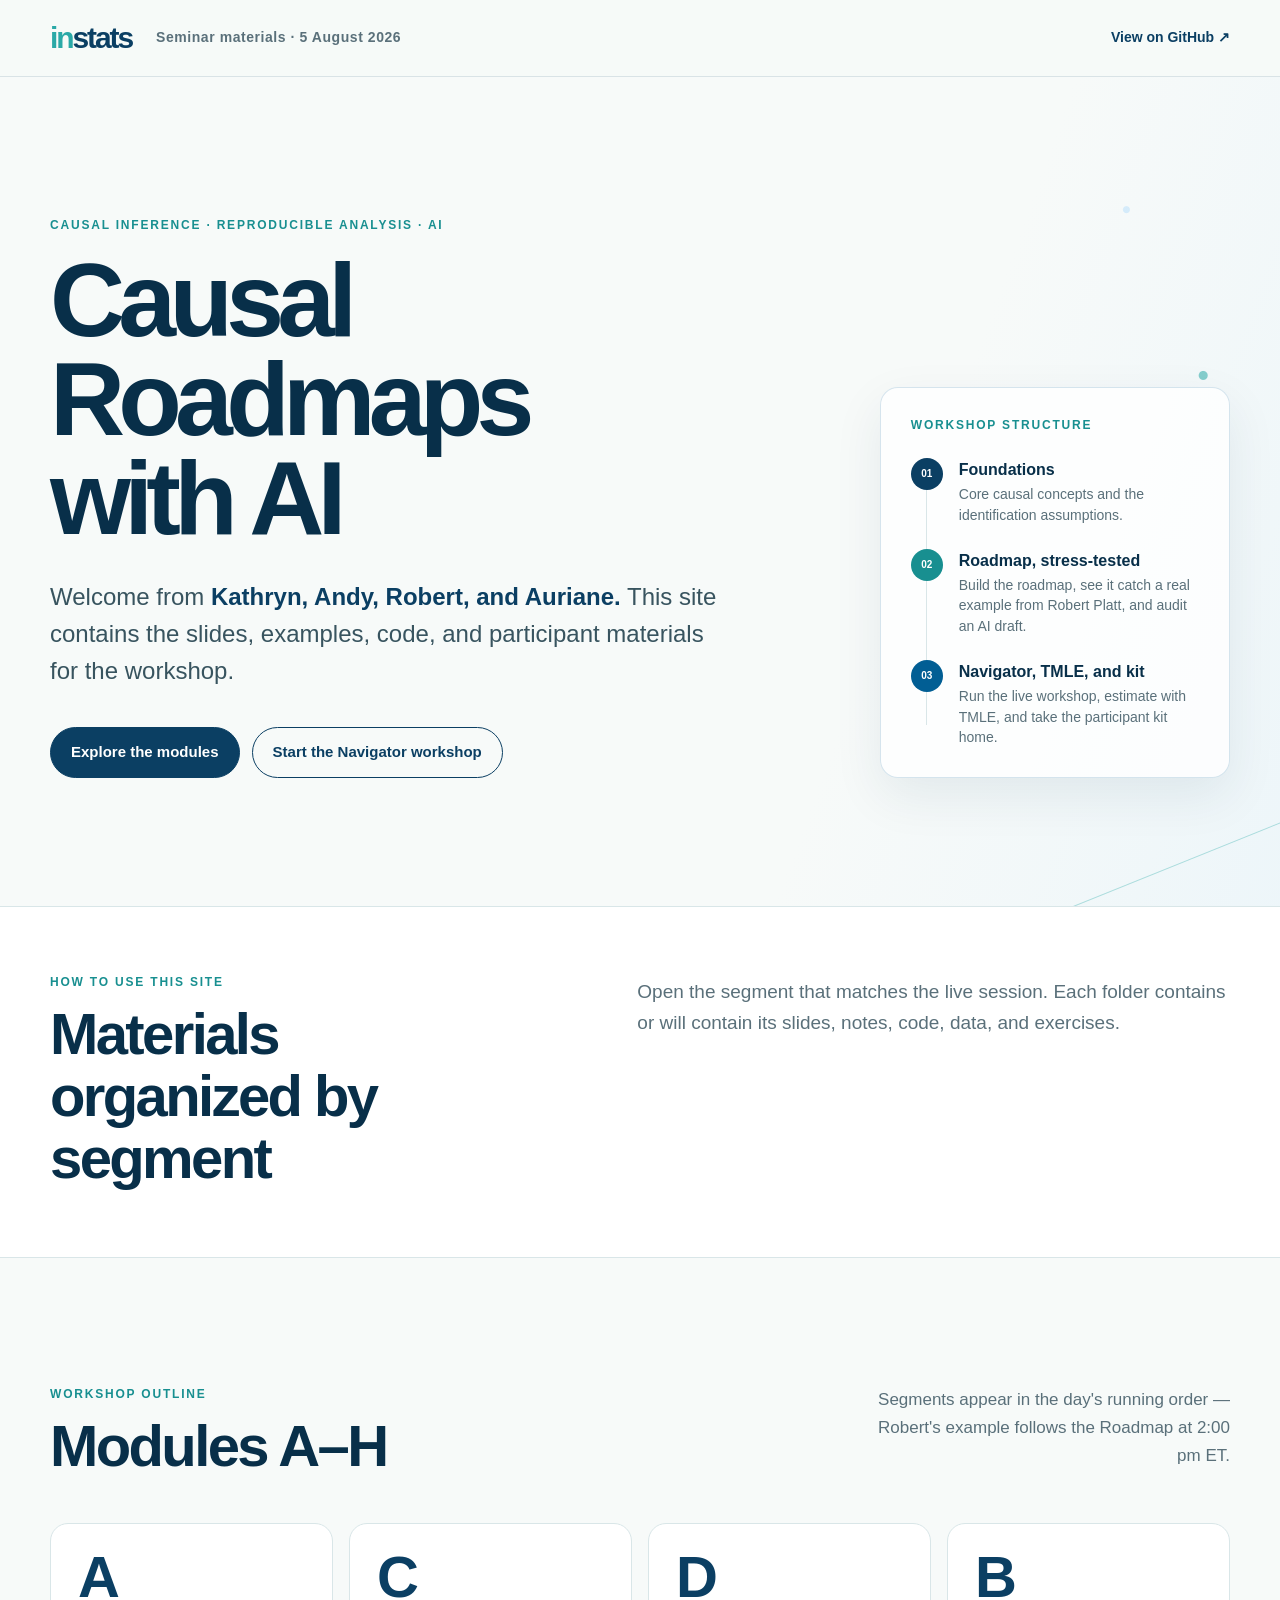
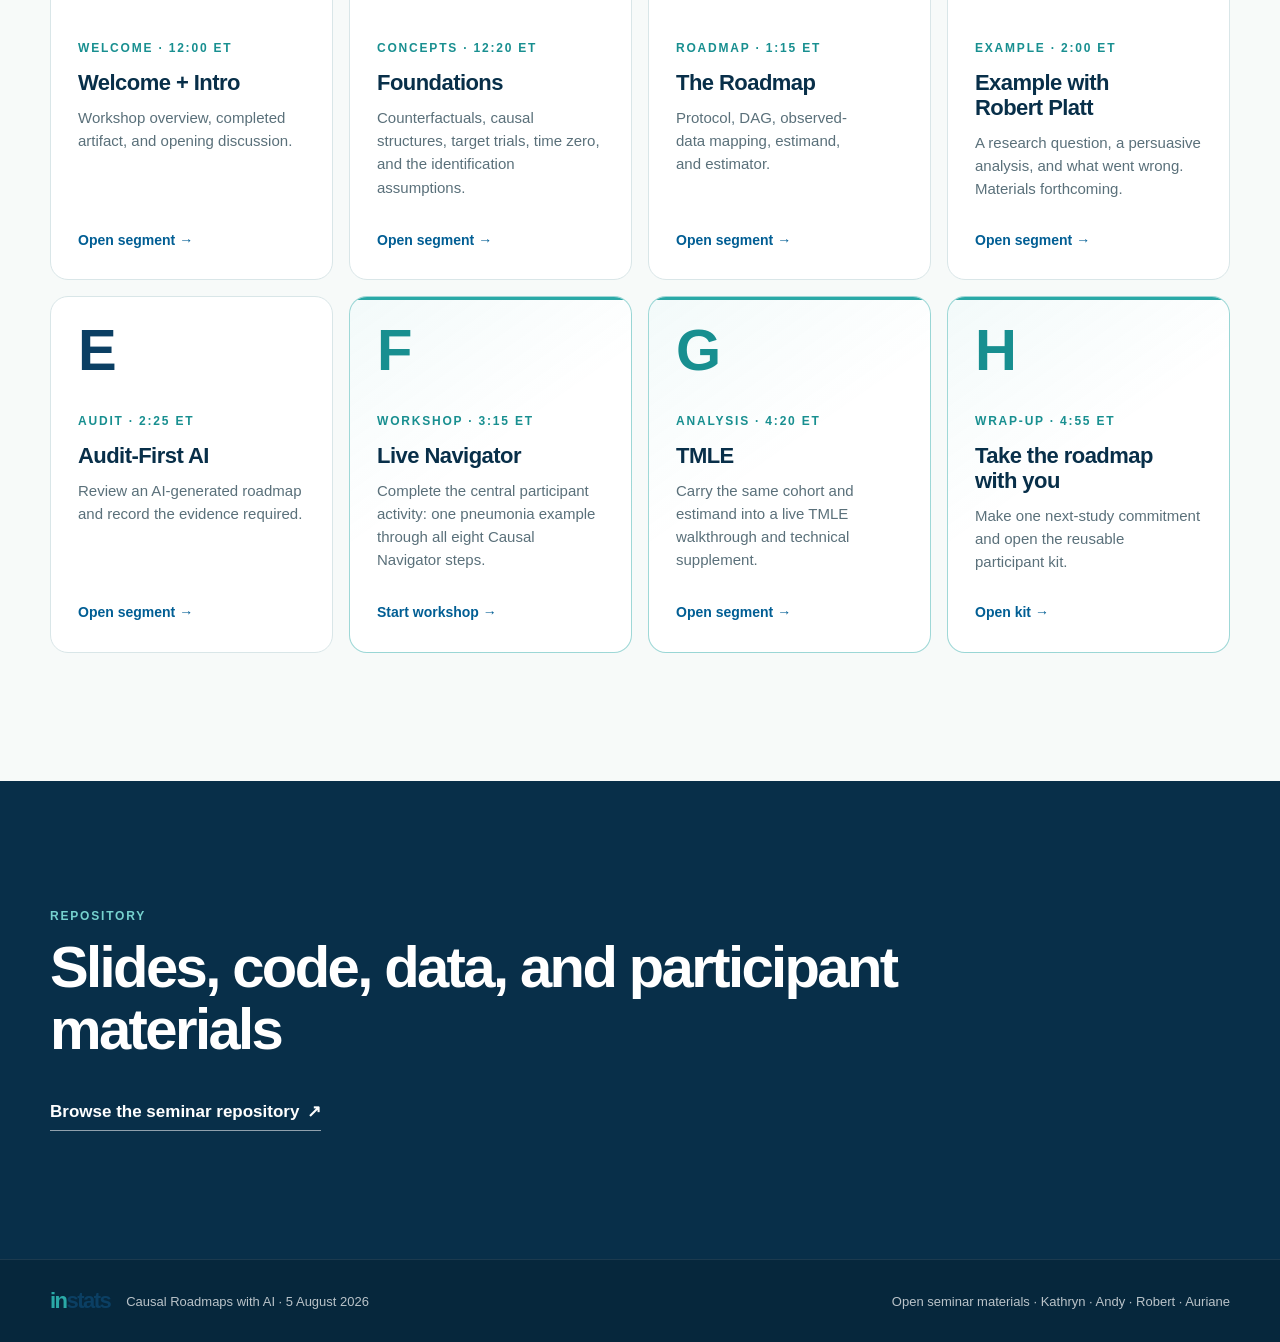
<file: index.html>
<!doctype html>
<html lang="en">
  <head>
    <meta charset="utf-8" />
    <meta name="viewport" content="width=device-width, initial-scale=1" />
    <meta
      name="description"
      content="Open companion materials for the INStats seminar Causal Roadmaps with AI, 5 August 2026."
    />
    <meta name="theme-color" content="#0b3f63" />
    <link
      rel="canonical"
      href="https://andystats.github.io/Instats-Aug-5-2026-seminar/"
    />

    <meta property="og:type" content="website" />
    <meta property="og:site_name" content="INStats seminar materials" />
    <meta property="og:title" content="Causal Roadmaps with AI" />
    <meta
      property="og:description"
      content="Welcome from Kathryn, Andy, Robert, and Auriane. Explore the seminar modules, central Navigator workshop, TMLE walkthrough, and participant kit."
    />
    <meta
      property="og:url"
      content="https://andystats.github.io/Instats-Aug-5-2026-seminar/"
    />
    <meta
      property="og:image"
      content="https://andystats.github.io/Instats-Aug-5-2026-seminar/assets/og.png"
    />
    <meta name="twitter:card" content="summary_large_image" />
    <meta name="twitter:title" content="Causal Roadmaps with AI" />
    <meta
      name="twitter:description"
      content="Open materials for the INStats seminar on 5 August 2026."
    />
    <meta
      name="twitter:image"
      content="https://andystats.github.io/Instats-Aug-5-2026-seminar/assets/og.png"
    />

    <link rel="stylesheet" href="styles.css" />
    <title>Causal Roadmaps with AI | INStats</title>
  </head>

  <body>
    <a class="skip-link" href="#main">Skip to main content</a>

    <header class="site-header">
      <div class="shell header-inner">
        <a class="brand" href="./" aria-label="INStats seminar home">
          <span class="brand-in">in</span><span class="brand-stats">stats</span>
        </a>
        <span class="header-label">Seminar materials · 5 August 2026</span>
        <a
          class="quiet-link"
          href="https://github.com/andystats/Instats-Aug-5-2026-seminar"
        >
          View on GitHub
          <span aria-hidden="true">↗</span>
        </a>
      </div>
    </header>

    <main id="main">
      <section class="hero">
        <div class="shell hero-grid">
          <div class="hero-copy">
            <p class="eyebrow">Causal inference · reproducible analysis · AI</p>
            <h1>Causal Roadmaps<br />with AI</h1>
            <p class="lede">
              Welcome from <strong>Kathryn, Andy, Robert, and Auriane.</strong>
              This site contains the slides, examples, code, and participant
              materials for the workshop.
            </p>
            <div class="hero-actions">
              <a class="button button-primary" href="#modules">
                Explore the modules
              </a>
              <a class="button button-secondary" href="modules/F/">
                Start the Navigator workshop
              </a>
            </div>
          </div>

          <aside class="roadmap" aria-label="The seminar learning path">
            <p class="roadmap-label">Workshop structure</p>
            <ol>
              <li>
                <span class="roadmap-number">01</span>
                <span>
                  <strong>Foundations</strong>
                  Core causal concepts and the identification assumptions.
                </span>
              </li>
              <li>
                <span class="roadmap-number">02</span>
                <span>
                  <strong>Roadmap, stress-tested</strong>
                  Build the roadmap, see it catch a real example from Robert
                  Platt, and audit an AI draft.
                </span>
              </li>
              <li>
                <span class="roadmap-number">03</span>
                <span>
                  <strong>Navigator, TMLE, and kit</strong>
                  Run the live workshop, estimate with TMLE, and take the
                  participant kit home.
                </span>
              </li>
            </ol>
          </aside>
        </div>
      </section>

      <section class="orientation" aria-labelledby="orientation-title">
        <div class="shell orientation-grid">
          <div>
            <p class="section-kicker">How to use this site</p>
            <h2 id="orientation-title">Materials organized by segment</h2>
          </div>
          <p>
            Open the segment that matches the live session. Each folder contains
            or will contain its slides, notes, code, data, and exercises.
          </p>
        </div>
      </section>

      <section class="modules-section" id="modules" aria-labelledby="modules-title">
        <div class="shell">
          <div class="section-heading">
            <div>
              <p class="section-kicker">Workshop outline</p>
              <h2 id="modules-title">Modules A–H</h2>
            </div>
            <p>
              Segments appear in the day's running order — Robert's example
              follows the Roadmap at 2:00 pm ET.
            </p>
          </div>

          <div class="module-grid">
            <a
              class="module-card"
              href="https://github.com/andystats/Instats-Aug-5-2026-seminar/tree/main/modules/A"
            >
              <span class="module-letter">A</span>
              <span class="module-meta">Welcome · 12:00 ET</span>
              <h3>Welcome + Intro</h3>
              <p>Workshop overview, completed artifact, and opening discussion.</p>
              <span class="card-link">Open segment <span aria-hidden="true">→</span></span>
            </a>

            <a
              class="module-card"
              href="https://github.com/andystats/Instats-Aug-5-2026-seminar/tree/main/modules/C"
            >
              <span class="module-letter">C</span>
              <span class="module-meta">Concepts · 12:20 ET</span>
              <h3>Foundations</h3>
              <p>
                Counterfactuals, causal structures, target trials, time zero,
                and the identification assumptions.
              </p>
              <span class="card-link">Open segment <span aria-hidden="true">→</span></span>
            </a>

            <a
              class="module-card"
              href="https://github.com/andystats/Instats-Aug-5-2026-seminar/tree/main/modules/D"
            >
              <span class="module-letter">D</span>
              <span class="module-meta">Roadmap · 1:15 ET</span>
              <h3>The Roadmap</h3>
              <p>Protocol, DAG, observed-data mapping, estimand, and estimator.</p>
              <span class="card-link">Open segment <span aria-hidden="true">→</span></span>
            </a>

            <a
              class="module-card"
              href="https://github.com/andystats/Instats-Aug-5-2026-seminar/tree/main/modules/B"
            >
              <span class="module-letter">B</span>
              <span class="module-meta">Example · 2:00 ET</span>
              <h3>Example with Robert Platt</h3>
              <p>
                A research question, a persuasive analysis, and what went
                wrong. Materials forthcoming.
              </p>
              <span class="card-link">Open segment <span aria-hidden="true">→</span></span>
            </a>

            <a
              class="module-card"
              href="https://github.com/andystats/Instats-Aug-5-2026-seminar/tree/main/modules/E"
            >
              <span class="module-letter">E</span>
              <span class="module-meta">Audit · 2:25 ET</span>
              <h3>Audit-First AI</h3>
              <p>
                Review an AI-generated roadmap and record the evidence
                required.
              </p>
              <span class="card-link">Open segment <span aria-hidden="true">→</span></span>
            </a>

            <a
              class="module-card module-card-featured"
              href="modules/F/"
            >
              <span class="module-letter">F</span>
              <span class="module-meta">Workshop · 3:15 ET</span>
              <h3>Live Navigator</h3>
              <p>
                Complete the central participant activity: one pneumonia example
                through all eight Causal Navigator steps.
              </p>
              <span class="card-link">Start workshop <span aria-hidden="true">→</span></span>
            </a>

            <a
              class="module-card module-card-featured"
              href="modules/G/"
            >
              <span class="module-letter">G</span>
              <span class="module-meta">Analysis · 4:20 ET</span>
              <h3>TMLE</h3>
              <p>Carry the same cohort and estimand into a live TMLE walkthrough and technical supplement.</p>
              <span class="card-link">Open segment <span aria-hidden="true">→</span></span>
            </a>

            <a
              class="module-card module-card-featured"
              href="modules/H/"
            >
              <span class="module-letter">H</span>
              <span class="module-meta">Wrap-up · 4:55 ET</span>
              <h3>Take the roadmap with you</h3>
              <p>
                Make one next-study commitment and open the reusable participant
                kit.
              </p>
              <span class="card-link">Open kit <span aria-hidden="true">→</span></span>
            </a>
          </div>
        </div>
      </section>

      <section class="closing" aria-labelledby="closing-title">
        <div class="shell closing-inner">
          <p class="section-kicker">Repository</p>
          <h2 id="closing-title">Slides, code, data, and participant materials</h2>
          <a
            class="text-link"
            href="https://github.com/andystats/Instats-Aug-5-2026-seminar"
          >
            Browse the seminar repository
            <span aria-hidden="true">↗</span>
          </a>
        </div>
      </section>
    </main>

    <footer class="site-footer">
      <div class="shell footer-inner">
        <p>
          <span class="brand brand-small" aria-label="INStats">
            <span class="brand-in">in</span><span class="brand-stats">stats</span>
          </span>
          <span>Causal Roadmaps with AI · 5 August 2026</span>
        </p>
        <p>Open seminar materials · Kathryn · Andy · Robert · Auriane</p>
      </div>
    </footer>
  </body>
</html>
</file>
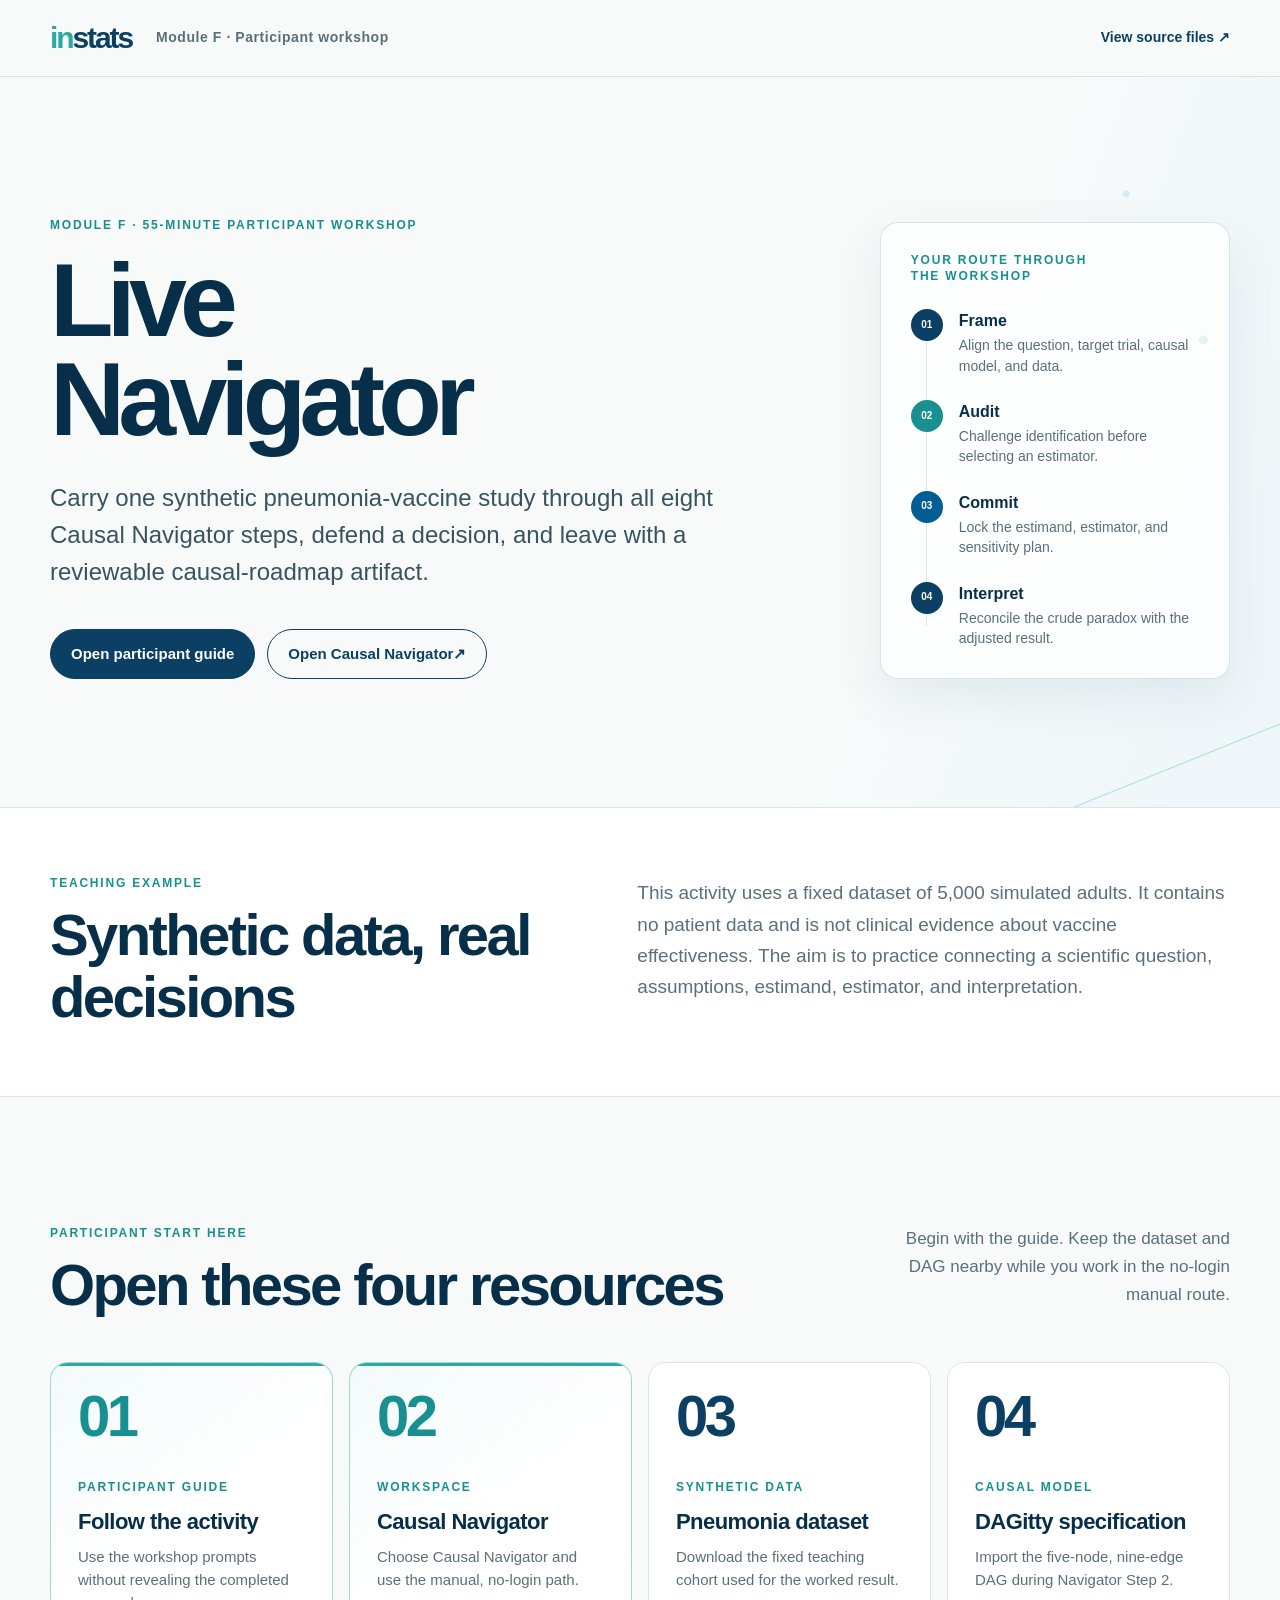
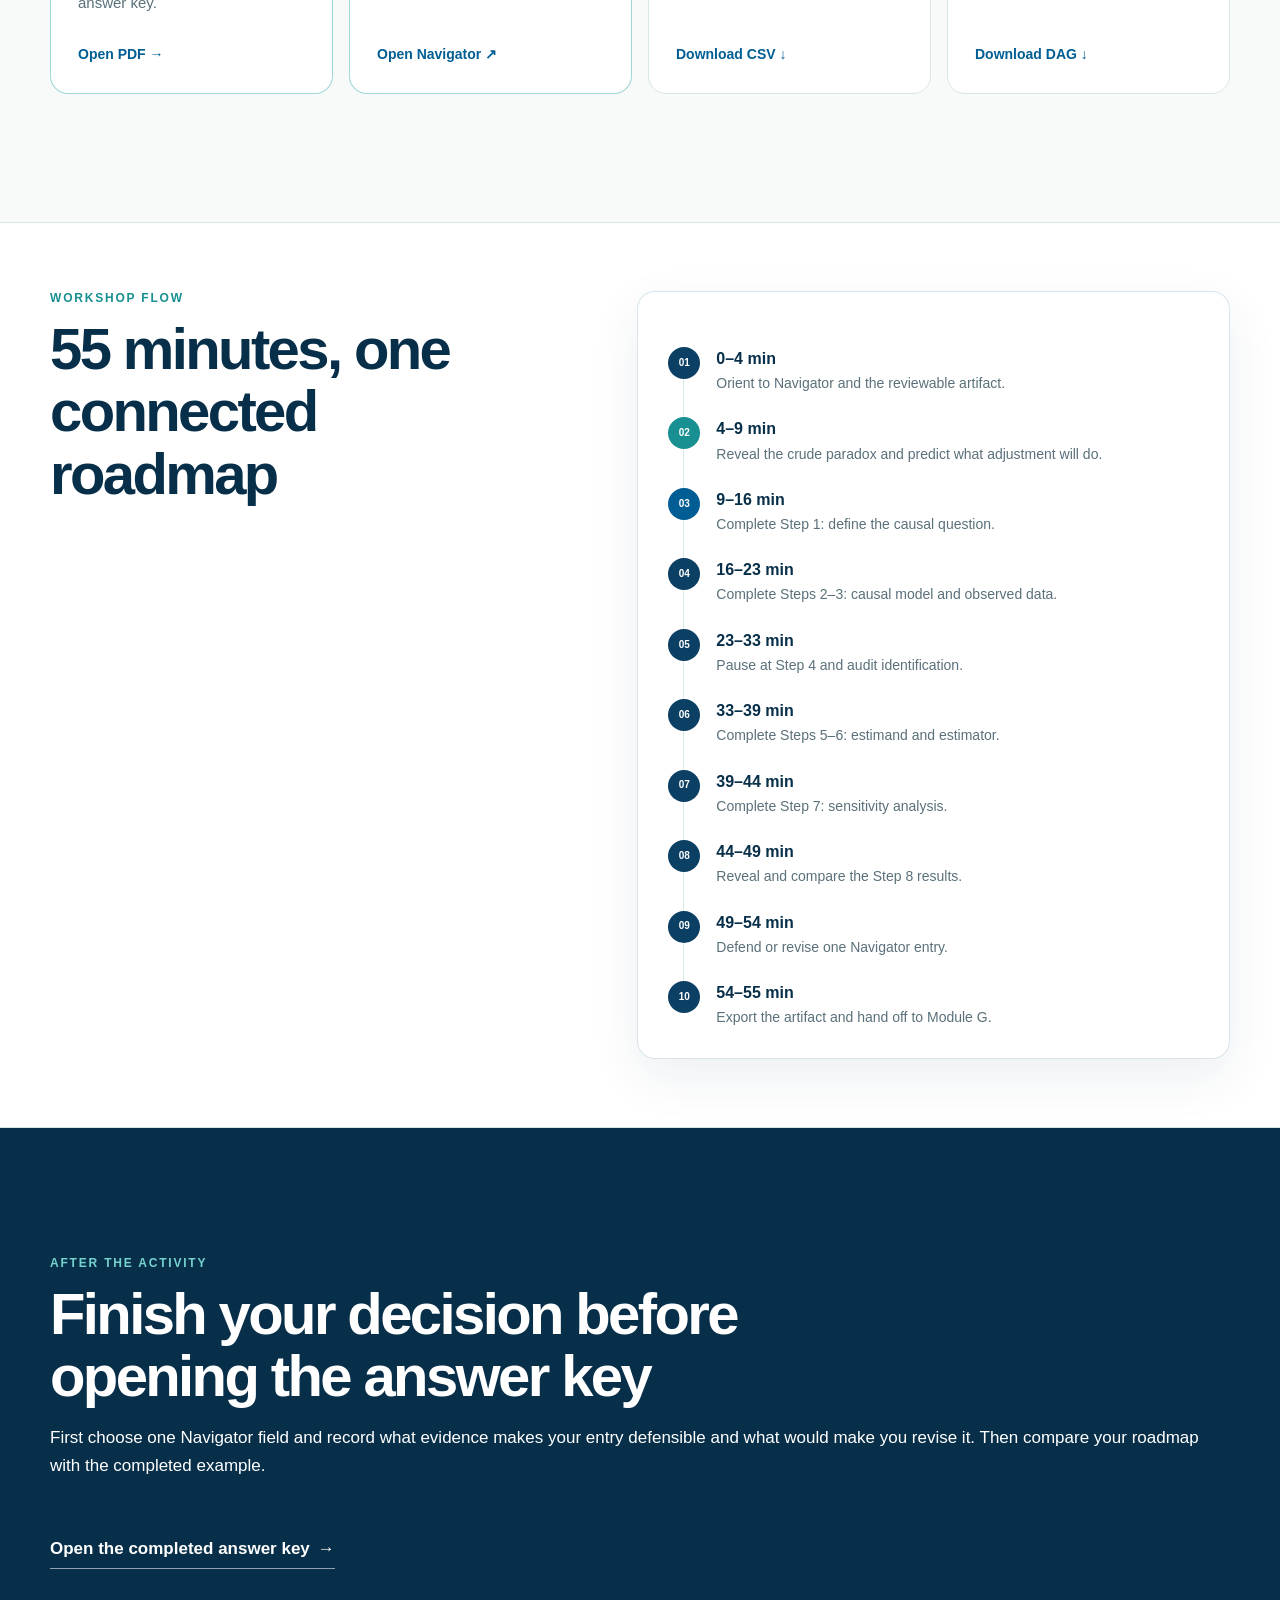
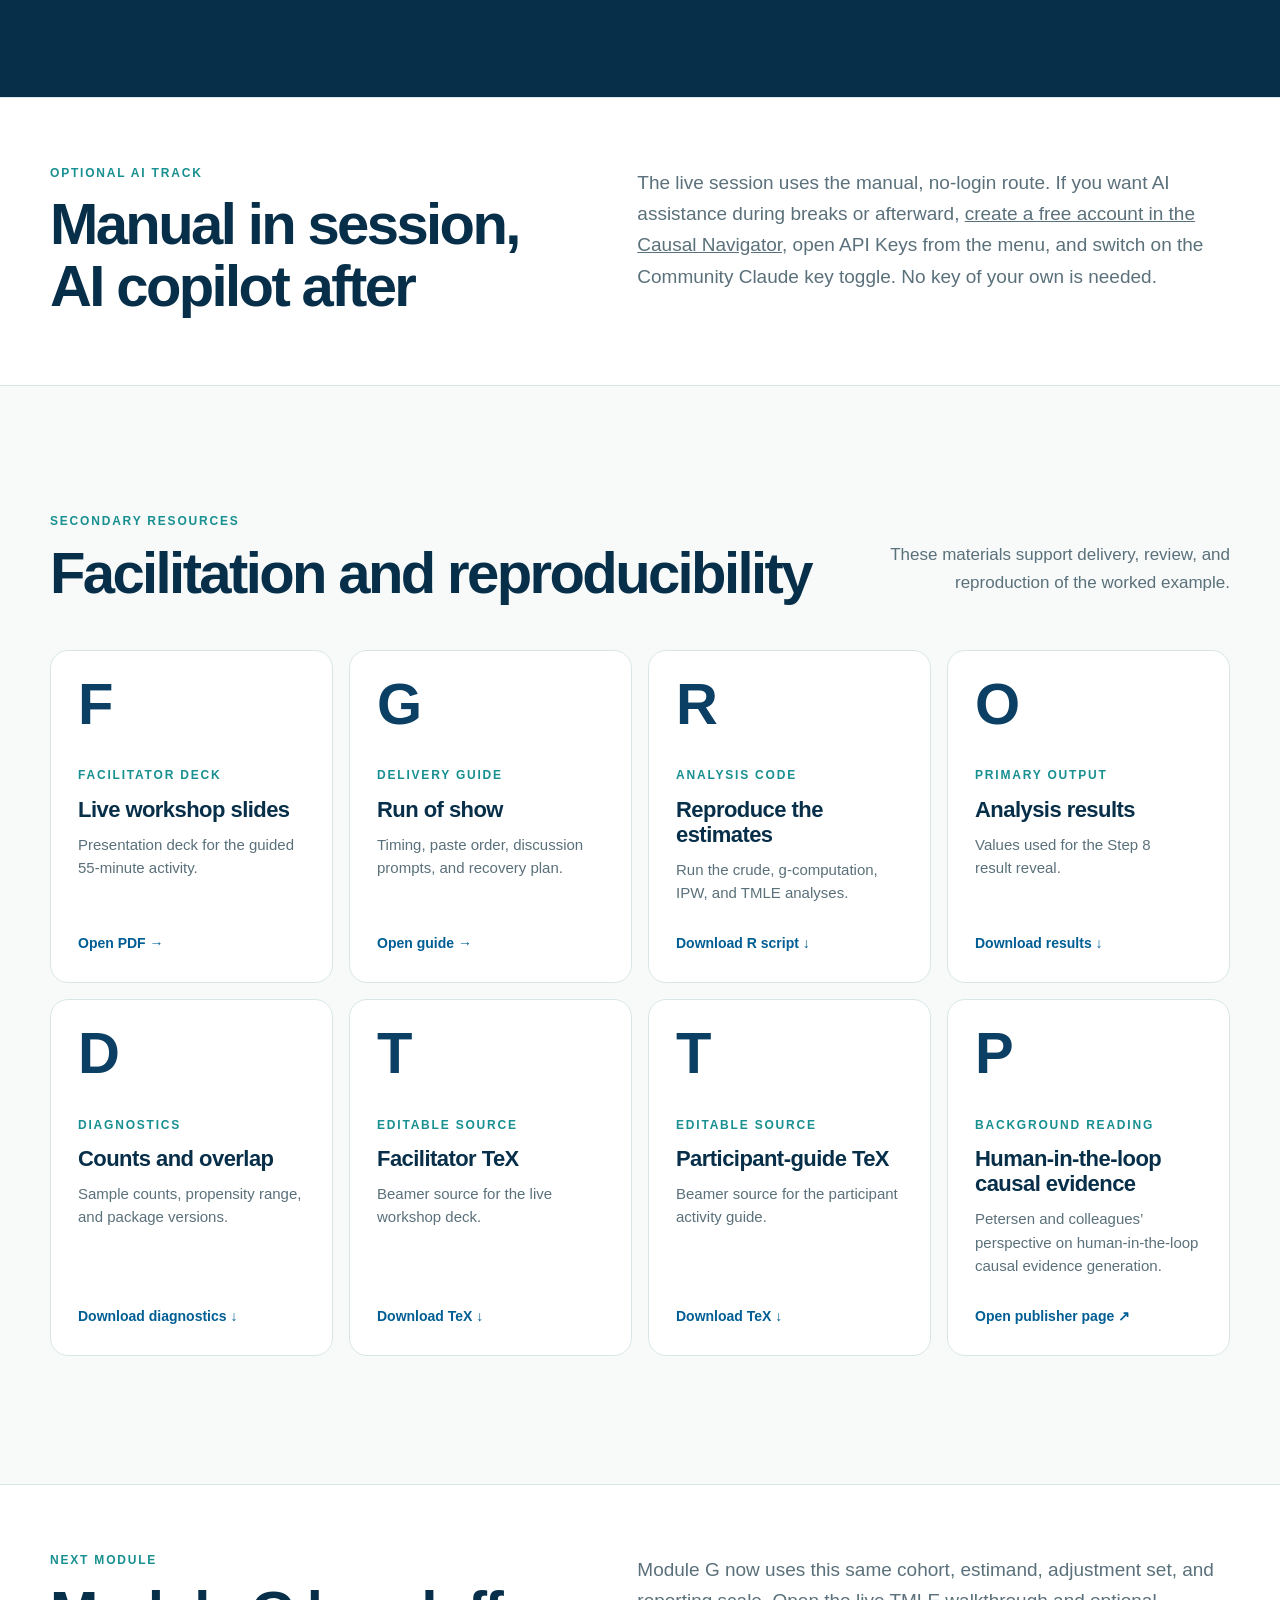
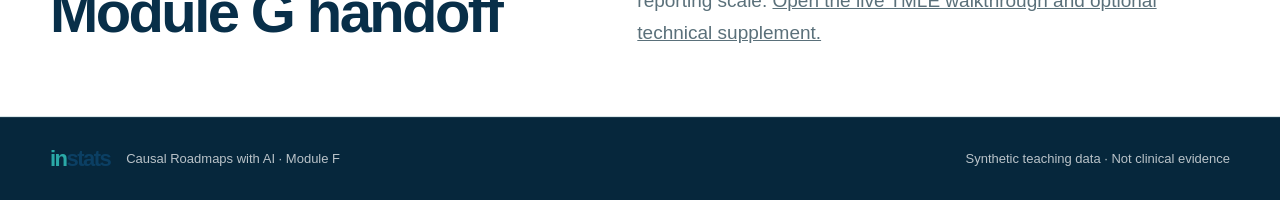
<file: modules/F/index.html>
<!doctype html>
<html lang="en">
  <head>
    <meta charset="utf-8" />
    <meta name="viewport" content="width=device-width, initial-scale=1" />
    <meta
      name="description"
      content="Participant and facilitator materials for the Module F Causal Navigator workshop."
    />
    <meta name="theme-color" content="#0b3f63" />
    <link
      rel="canonical"
      href="https://andystats.github.io/Instats-Aug-5-2026-seminar/modules/F/"
    />

    <meta property="og:type" content="website" />
    <meta property="og:site_name" content="INStats seminar materials" />
    <meta property="og:title" content="Module F · Live Navigator workshop" />
    <meta
      property="og:description"
      content="Carry one synthetic pneumonia-vaccine study through all eight Causal Navigator steps."
    />
    <meta
      property="og:url"
      content="https://andystats.github.io/Instats-Aug-5-2026-seminar/modules/F/"
    />
    <meta
      property="og:image"
      content="https://andystats.github.io/Instats-Aug-5-2026-seminar/assets/og.png"
    />

    <link rel="stylesheet" href="../../styles.css" />
    <title>Module F · Live Navigator workshop | INStats</title>
  </head>

  <body>
    <a class="skip-link" href="#main">Skip to main content</a>

    <header class="site-header">
      <div class="shell header-inner">
        <a class="brand" href="../../" aria-label="INStats seminar home">
          <span class="brand-in">in</span><span class="brand-stats">stats</span>
        </a>
        <span class="header-label">Module F · Participant workshop</span>
        <a
          class="quiet-link"
          href="https://github.com/andystats/Instats-Aug-5-2026-seminar/tree/main/modules/F"
        >
          View source files
          <span aria-hidden="true">↗</span>
        </a>
      </div>
    </header>

    <main id="main">
      <section class="hero">
        <div class="shell hero-grid">
          <div class="hero-copy">
            <p class="eyebrow">Module F · 55-minute participant workshop</p>
            <h1>Live<br />Navigator</h1>
            <p class="lede">
              Carry one synthetic pneumonia-vaccine study through all eight
              Causal Navigator steps, defend a decision, and leave with a
              reviewable causal-roadmap artifact.
            </p>
            <div class="hero-actions">
              <a
                class="button button-primary"
                href="Pneumonia_Navigator_Student_Guide.pdf"
              >
                Open participant guide
              </a>
              <a
                class="button button-secondary"
                href="https://navigator.tao-rwd.com/navigator/1"
              >
                Open Causal Navigator
                <span aria-hidden="true">↗</span>
              </a>
            </div>
          </div>

          <aside class="roadmap" aria-label="Participant sequence">
            <p class="roadmap-label">Your route through the workshop</p>
            <ol>
              <li>
                <span class="roadmap-number">01</span>
                <span>
                  <strong>Frame</strong>
                  Align the question, target trial, causal model, and data.
                </span>
              </li>
              <li>
                <span class="roadmap-number">02</span>
                <span>
                  <strong>Audit</strong>
                  Challenge identification before selecting an estimator.
                </span>
              </li>
              <li>
                <span class="roadmap-number">03</span>
                <span>
                  <strong>Commit</strong>
                  Lock the estimand, estimator, and sensitivity plan.
                </span>
              </li>
              <li>
                <span class="roadmap-number">04</span>
                <span>
                  <strong>Interpret</strong>
                  Reconcile the crude paradox with the adjusted result.
                </span>
              </li>
            </ol>
          </aside>
        </div>
      </section>

      <section class="orientation" aria-labelledby="orientation-title">
        <div class="shell orientation-grid">
          <div>
            <p class="section-kicker">Teaching example</p>
            <h2 id="orientation-title">Synthetic data, real decisions</h2>
          </div>
          <p>
            This activity uses a fixed dataset of 5,000 simulated adults. It
            contains no patient data and is not clinical evidence about vaccine
            effectiveness. The aim is to practice connecting a scientific
            question, assumptions, estimand, estimator, and interpretation.
          </p>
        </div>
      </section>

      <section class="modules-section" id="start" aria-labelledby="start-title">
        <div class="shell">
          <div class="section-heading">
            <div>
              <p class="section-kicker">Participant start here</p>
              <h2 id="start-title">Open these four resources</h2>
            </div>
            <p>
              Begin with the guide. Keep the dataset and DAG nearby while you
              work in the no-login manual route.
            </p>
          </div>

          <div class="module-grid">
            <a class="module-card module-card-featured" href="Pneumonia_Navigator_Student_Guide.pdf">
              <span class="module-letter">01</span>
              <span class="module-meta">Participant guide</span>
              <h3>Follow the activity</h3>
              <p>
                Use the workshop prompts without revealing the completed answer
                key.
              </p>
              <span class="card-link">Open PDF <span aria-hidden="true">→</span></span>
            </a>

            <a class="module-card module-card-featured" href="https://navigator.tao-rwd.com/navigator/1">
              <span class="module-letter">02</span>
              <span class="module-meta">Workspace</span>
              <h3>Causal Navigator</h3>
              <p>
                Choose Causal Navigator and use the manual, no-login path.
              </p>
              <span class="card-link">Open Navigator <span aria-hidden="true">↗</span></span>
            </a>

            <a class="module-card" href="data/pneumonia_data.csv" download>
              <span class="module-letter">03</span>
              <span class="module-meta">Synthetic data</span>
              <h3>Pneumonia dataset</h3>
              <p>
                Download the fixed teaching cohort used for the worked result.
              </p>
              <span class="card-link">Download CSV <span aria-hidden="true">↓</span></span>
            </a>

            <a class="module-card" href="pneumonia.dagitty.txt" download>
              <span class="module-letter">04</span>
              <span class="module-meta">Causal model</span>
              <h3>DAGitty specification</h3>
              <p>
                Import the five-node, nine-edge DAG during Navigator Step 2.
              </p>
              <span class="card-link">Download DAG <span aria-hidden="true">↓</span></span>
            </a>
          </div>
        </div>
      </section>

      <section class="orientation" aria-labelledby="flow-title">
        <div class="shell orientation-grid">
          <div>
            <p class="section-kicker">Workshop flow</p>
            <h2 id="flow-title">55 minutes, one connected roadmap</h2>
          </div>
          <div class="roadmap">
            <ol>
              <li>
                <span class="roadmap-number">01</span>
                <span><strong>0–4 min</strong>Orient to Navigator and the reviewable artifact.</span>
              </li>
              <li>
                <span class="roadmap-number">02</span>
                <span><strong>4–9 min</strong>Reveal the crude paradox and predict what adjustment will do.</span>
              </li>
              <li>
                <span class="roadmap-number">03</span>
                <span><strong>9–16 min</strong>Complete Step 1: define the causal question.</span>
              </li>
              <li>
                <span class="roadmap-number">04</span>
                <span><strong>16–23 min</strong>Complete Steps 2–3: causal model and observed data.</span>
              </li>
              <li>
                <span class="roadmap-number">05</span>
                <span><strong>23–33 min</strong>Pause at Step 4 and audit identification.</span>
              </li>
              <li>
                <span class="roadmap-number">06</span>
                <span><strong>33–39 min</strong>Complete Steps 5–6: estimand and estimator.</span>
              </li>
              <li>
                <span class="roadmap-number">07</span>
                <span><strong>39–44 min</strong>Complete Step 7: sensitivity analysis.</span>
              </li>
              <li>
                <span class="roadmap-number">08</span>
                <span><strong>44–49 min</strong>Reveal and compare the Step 8 results.</span>
              </li>
              <li>
                <span class="roadmap-number">09</span>
                <span><strong>49–54 min</strong>Defend or revise one Navigator entry.</span>
              </li>
              <li>
                <span class="roadmap-number">10</span>
                <span><strong>54–55 min</strong>Export the artifact and hand off to Module G.</span>
              </li>
            </ol>
          </div>
        </div>
      </section>

      <section class="closing" aria-labelledby="answer-key-title">
        <div class="shell closing-inner">
          <p class="section-kicker">After the activity</p>
          <h2 id="answer-key-title">Finish your decision before opening the answer key</h2>
          <p>
            First choose one Navigator field and record what evidence makes your
            entry defensible and what would make you revise it. Then compare
            your roadmap with the completed example.
          </p>
          <a class="text-link" href="causal-roadmap-pneumonia-worked-example.md">
            Open the completed answer key
            <span aria-hidden="true">→</span>
          </a>
        </div>
      </section>

      <section class="orientation" aria-labelledby="ai-track-title">
        <div class="shell orientation-grid">
          <div>
            <p class="section-kicker">Optional AI track</p>
            <h2 id="ai-track-title">Manual in session, AI copilot after</h2>
          </div>
          <p>
            The live session uses the manual, no-login route. If you want AI
            assistance during breaks or afterward,
            <a href="https://navigator.tao-rwd.com/">create a free account in the Causal Navigator</a>,
            open API Keys from the menu, and switch on the Community Claude key
            toggle. No key of your own is needed.
          </p>
        </div>
      </section>

      <section class="modules-section" aria-labelledby="facilitator-title">
        <div class="shell">
          <div class="section-heading">
            <div>
              <p class="section-kicker">Secondary resources</p>
              <h2 id="facilitator-title">Facilitation and reproducibility</h2>
            </div>
            <p>
              These materials support delivery, review, and reproduction of the
              worked example.
            </p>
          </div>

          <div class="module-grid">
            <a class="module-card" href="SegmentF_Live_Navigator.pdf">
              <span class="module-letter">F</span>
              <span class="module-meta">Facilitator deck</span>
              <h3>Live workshop slides</h3>
              <p>Presentation deck for the guided 55-minute activity.</p>
              <span class="card-link">Open PDF <span aria-hidden="true">→</span></span>
            </a>

            <a class="module-card" href="facilitator-live-demo.md">
              <span class="module-letter">G</span>
              <span class="module-meta">Delivery guide</span>
              <h3>Run of show</h3>
              <p>Timing, paste order, discussion prompts, and recovery plan.</p>
              <span class="card-link">Open guide <span aria-hidden="true">→</span></span>
            </a>

            <a class="module-card" href="code/pneumonia_navigator_tmle.R" download>
              <span class="module-letter">R</span>
              <span class="module-meta">Analysis code</span>
              <h3>Reproduce the estimates</h3>
              <p>Run the crude, g-computation, IPW, and TMLE analyses.</p>
              <span class="card-link">Download R script <span aria-hidden="true">↓</span></span>
            </a>

            <a class="module-card" href="outputs/pneumonia_results.csv" download>
              <span class="module-letter">O</span>
              <span class="module-meta">Primary output</span>
              <h3>Analysis results</h3>
              <p>Values used for the Step 8 result reveal.</p>
              <span class="card-link">Download results <span aria-hidden="true">↓</span></span>
            </a>

            <a class="module-card" href="outputs/pneumonia_diagnostics.csv" download>
              <span class="module-letter">D</span>
              <span class="module-meta">Diagnostics</span>
              <h3>Counts and overlap</h3>
              <p>Sample counts, propensity range, and package versions.</p>
              <span class="card-link">Download diagnostics <span aria-hidden="true">↓</span></span>
            </a>

            <a class="module-card" href="SegmentF_Live_Navigator.tex" download>
              <span class="module-letter">T</span>
              <span class="module-meta">Editable source</span>
              <h3>Facilitator TeX</h3>
              <p>Beamer source for the live workshop deck.</p>
              <span class="card-link">Download TeX <span aria-hidden="true">↓</span></span>
            </a>

            <a class="module-card" href="Pneumonia_Navigator_Student_Guide.tex" download>
              <span class="module-letter">T</span>
              <span class="module-meta">Editable source</span>
              <h3>Participant-guide TeX</h3>
              <p>Beamer source for the participant activity guide.</p>
              <span class="card-link">Download TeX <span aria-hidden="true">↓</span></span>
            </a>

            <a class="module-card" href="https://doi.org/10.1056/AIp2400727">
              <span class="module-letter">P</span>
              <span class="module-meta">Background reading</span>
              <h3>Human-in-the-loop causal evidence</h3>
              <p>
                Petersen and colleagues’ perspective on human-in-the-loop causal
                evidence generation.
              </p>
              <span class="card-link">Open publisher page <span aria-hidden="true">↗</span></span>
            </a>
          </div>
        </div>
      </section>

      <section class="orientation" aria-labelledby="handoff-title">
        <div class="shell orientation-grid">
          <div>
            <p class="section-kicker">Next module</p>
            <h2 id="handoff-title">Module G handoff</h2>
          </div>
          <p>
            Module G now uses this same cohort, estimand, adjustment set, and
            reporting scale. <a href="../G/">Open the live TMLE walkthrough and
            optional technical supplement.</a>
          </p>
        </div>
      </section>
    </main>

    <footer class="site-footer">
      <div class="shell footer-inner">
        <p>
          <a class="brand brand-small" href="../../" aria-label="INStats seminar home">
            <span class="brand-in">in</span><span class="brand-stats">stats</span>
          </a>
          <span>Causal Roadmaps with AI · Module F</span>
        </p>
        <p>Synthetic teaching data · Not clinical evidence</p>
      </div>
    </footer>
  </body>
</html>
</file>
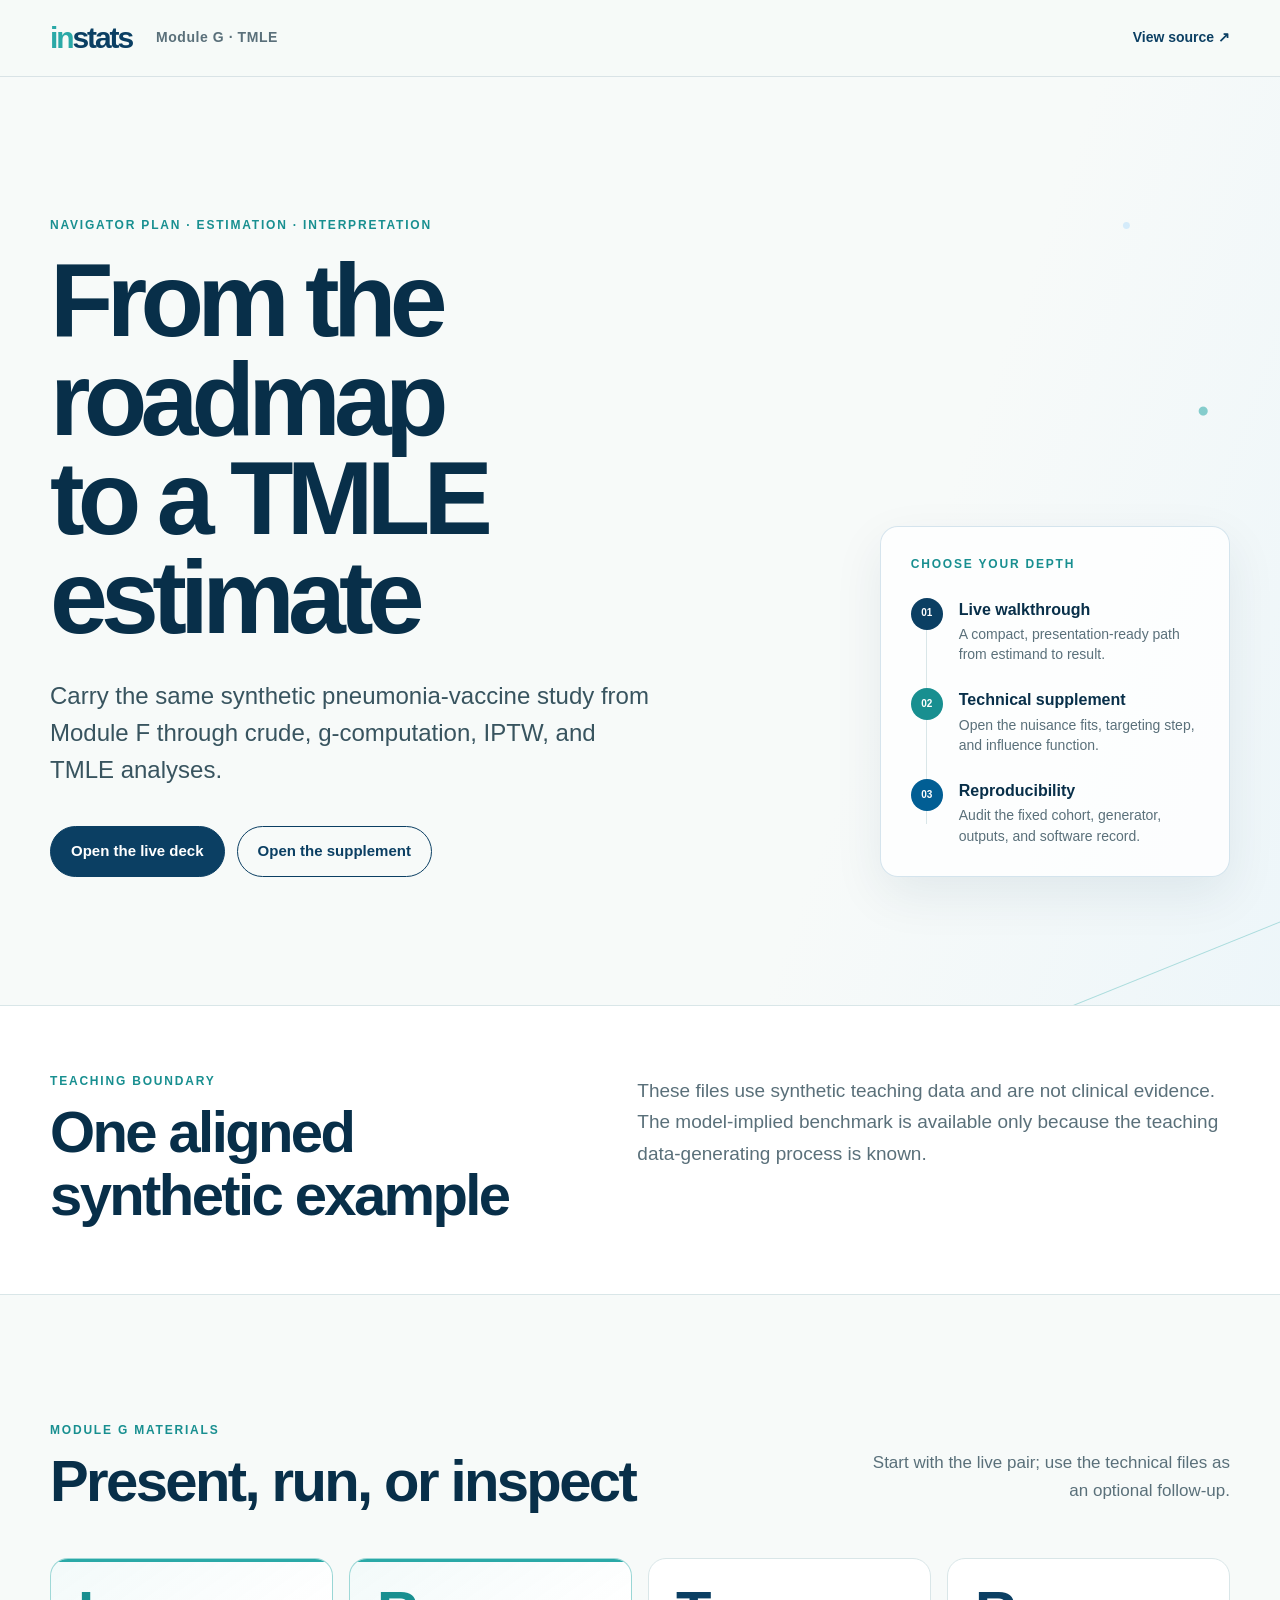
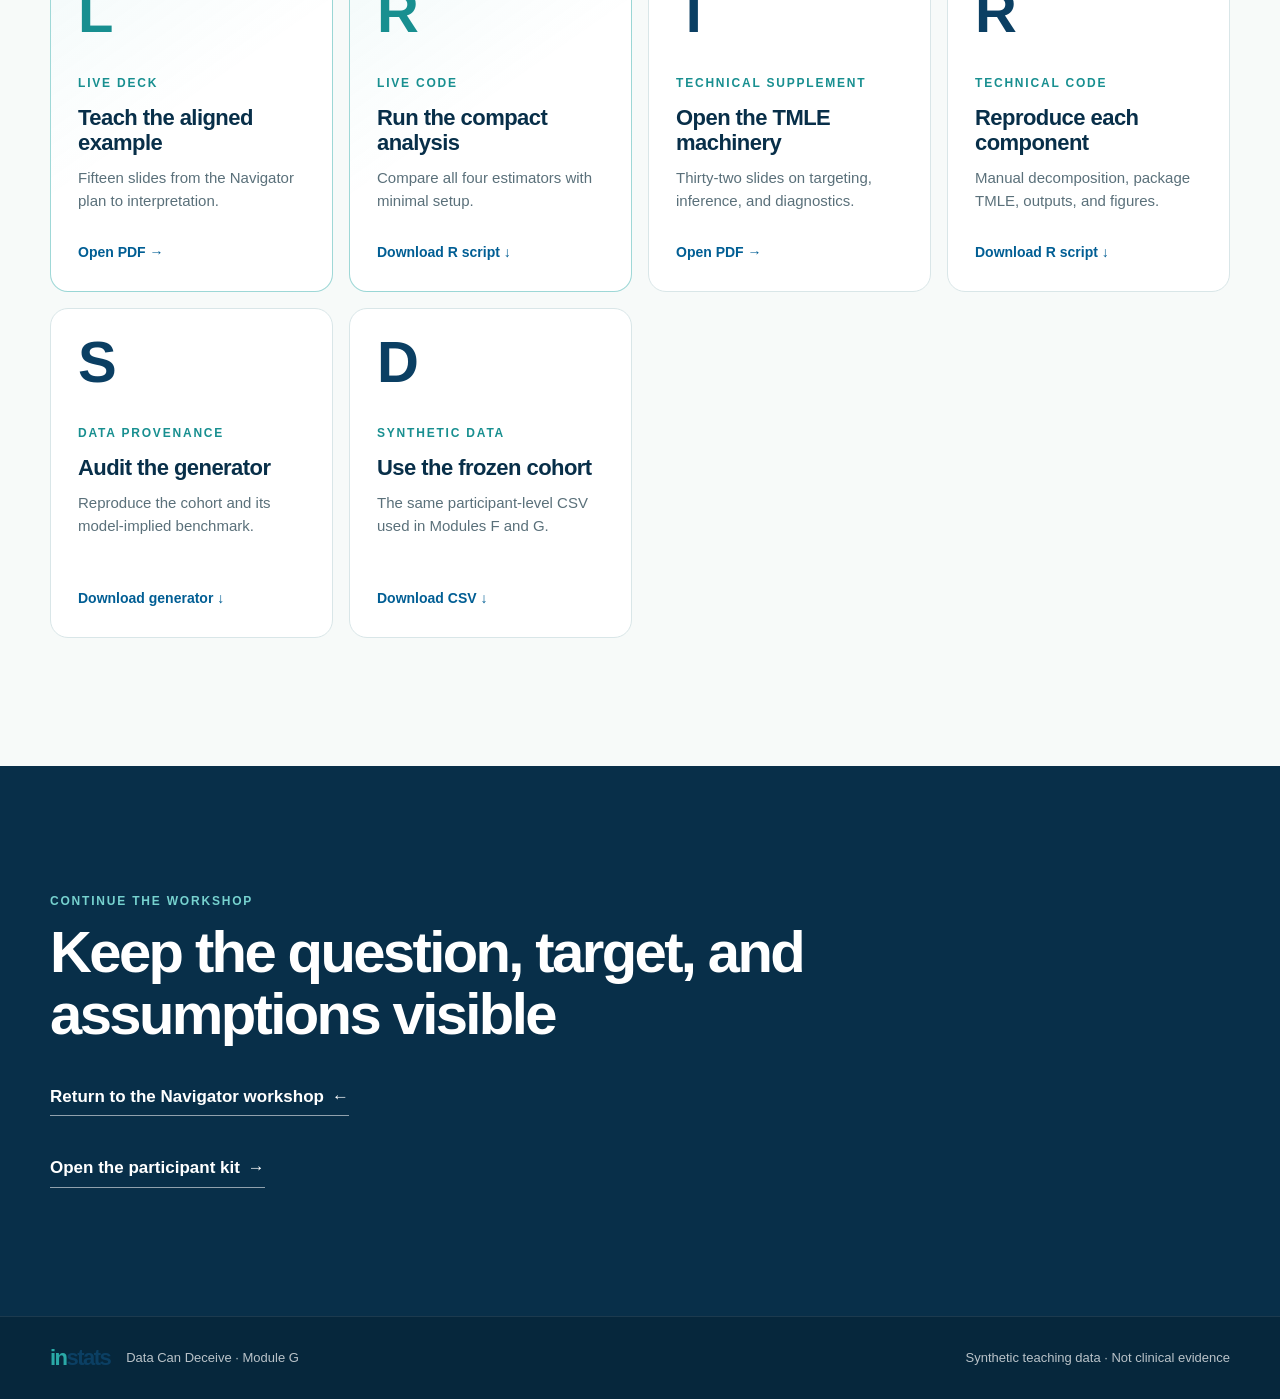
<file: modules/G/index.html>
<!doctype html>
<html lang="en">
  <head>
    <meta charset="utf-8" />
    <meta name="viewport" content="width=device-width, initial-scale=1" />
    <meta
      name="description"
      content="Live TMLE walkthrough and technical supplement for Data Can Deceive: Causal Roadmaps with (and without) AI."
    />
    <meta name="theme-color" content="#0b3f63" />
    <link
      rel="canonical"
      href="https://andystats.github.io/Instats-Aug-5-2026-seminar/modules/G/"
    />
    <link rel="stylesheet" href="../../styles.css" />
    <title>Module G: TMLE | INStats</title>
  </head>

  <body>
    <a class="skip-link" href="#main">Skip to main content</a>

    <header class="site-header">
      <div class="shell header-inner">
        <a class="brand" href="../../" aria-label="INStats seminar home">
          <span class="brand-in">in</span><span class="brand-stats">stats</span>
        </a>
        <span class="header-label">Module G · TMLE</span>
        <a
          class="quiet-link"
          href="https://github.com/andystats/Instats-Aug-5-2026-seminar/tree/main/modules/G"
        >
          View source
          <span aria-hidden="true">↗</span>
        </a>
      </div>
    </header>

    <main id="main">
      <section class="hero">
        <div class="shell hero-grid">
          <div class="hero-copy">
            <p class="eyebrow">Navigator plan · estimation · interpretation</p>
            <h1>From the roadmap<br />to a TMLE estimate</h1>
            <p class="lede">
              Carry the same synthetic pneumonia-vaccine study from Module F
              through crude, g-computation, IPTW, and TMLE analyses.
            </p>
            <div class="hero-actions">
              <a class="button button-primary" href="SegmentG_TMLE.pdf">
                Open the live deck
              </a>
              <a
                class="button button-secondary"
                href="SegmentG_TMLE_Technical_Supplement.pdf"
              >
                Open the supplement
              </a>
            </div>
          </div>

          <aside class="roadmap" aria-label="Two ways to use Module G">
            <p class="roadmap-label">Choose your depth</p>
            <ol>
              <li>
                <span class="roadmap-number">01</span>
                <span>
                  <strong>Live walkthrough</strong>
                  A compact, presentation-ready path from estimand to result.
                </span>
              </li>
              <li>
                <span class="roadmap-number">02</span>
                <span>
                  <strong>Technical supplement</strong>
                  Open the nuisance fits, targeting step, and influence function.
                </span>
              </li>
              <li>
                <span class="roadmap-number">03</span>
                <span>
                  <strong>Reproducibility</strong>
                  Audit the fixed cohort, generator, outputs, and software record.
                </span>
              </li>
            </ol>
          </aside>
        </div>
      </section>

      <section class="orientation" aria-labelledby="boundary-title">
        <div class="shell orientation-grid">
          <div>
            <p class="section-kicker">Teaching boundary</p>
            <h2 id="boundary-title">One aligned synthetic example</h2>
          </div>
          <p>
            These files use synthetic teaching data and are not clinical
            evidence. The model-implied benchmark is available only because the
            teaching data-generating process is known.
          </p>
        </div>
      </section>

      <section class="modules-section" aria-labelledby="resources-title">
        <div class="shell">
          <div class="section-heading">
            <div>
              <p class="section-kicker">Module G materials</p>
              <h2 id="resources-title">Present, run, or inspect</h2>
            </div>
            <p>Start with the live pair; use the technical files as an optional follow-up.</p>
          </div>

          <div class="module-grid">
            <a class="module-card module-card-featured" href="SegmentG_TMLE.pdf">
              <span class="module-letter">L</span>
              <span class="module-meta">Live deck</span>
              <h3>Teach the aligned example</h3>
              <p>Fifteen slides from the Navigator plan to interpretation.</p>
              <span class="card-link">Open PDF <span aria-hidden="true">→</span></span>
            </a>

            <a class="module-card module-card-featured" href="pneumonia_tmle_example.R" download>
              <span class="module-letter">R</span>
              <span class="module-meta">Live code</span>
              <h3>Run the compact analysis</h3>
              <p>Compare all four estimators with minimal setup.</p>
              <span class="card-link">Download R script <span aria-hidden="true">↓</span></span>
            </a>

            <a class="module-card" href="SegmentG_TMLE_Technical_Supplement.pdf">
              <span class="module-letter">T</span>
              <span class="module-meta">Technical supplement</span>
              <h3>Open the TMLE machinery</h3>
              <p>Thirty-two slides on targeting, inference, and diagnostics.</p>
              <span class="card-link">Open PDF <span aria-hidden="true">→</span></span>
            </a>

            <a class="module-card" href="pneumonia_tmle_technical.R" download>
              <span class="module-letter">R</span>
              <span class="module-meta">Technical code</span>
              <h3>Reproduce each component</h3>
              <p>Manual decomposition, package TMLE, outputs, and figures.</p>
              <span class="card-link">Download R script <span aria-hidden="true">↓</span></span>
            </a>

            <a class="module-card" href="simulate_pneumonia_data.R" download>
              <span class="module-letter">S</span>
              <span class="module-meta">Data provenance</span>
              <h3>Audit the generator</h3>
              <p>Reproduce the cohort and its model-implied benchmark.</p>
              <span class="card-link">Download generator <span aria-hidden="true">↓</span></span>
            </a>

            <a class="module-card" href="data/pneumonia_data.csv" download>
              <span class="module-letter">D</span>
              <span class="module-meta">Synthetic data</span>
              <h3>Use the frozen cohort</h3>
              <p>The same participant-level CSV used in Modules F and G.</p>
              <span class="card-link">Download CSV <span aria-hidden="true">↓</span></span>
            </a>
          </div>
        </div>
      </section>

      <section class="closing" aria-labelledby="continue-title">
        <div class="shell closing-inner">
          <p class="section-kicker">Continue the workshop</p>
          <h2 id="continue-title">Keep the question, target, and assumptions visible</h2>
          <a class="text-link" href="../F/">
            Return to the Navigator workshop
            <span aria-hidden="true">←</span>
          </a>
          <a class="text-link" href="../H/">
            Open the participant kit
            <span aria-hidden="true">→</span>
          </a>
        </div>
      </section>
    </main>

    <footer class="site-footer">
      <div class="shell footer-inner">
        <p>
          <a class="brand brand-small" href="../../" aria-label="INStats seminar home">
            <span class="brand-in">in</span><span class="brand-stats">stats</span>
          </a>
          <span>Data Can Deceive · Module G</span>
        </p>
        <p>Synthetic teaching data · Not clinical evidence</p>
      </div>
    </footer>
  </body>
</html>
</file>
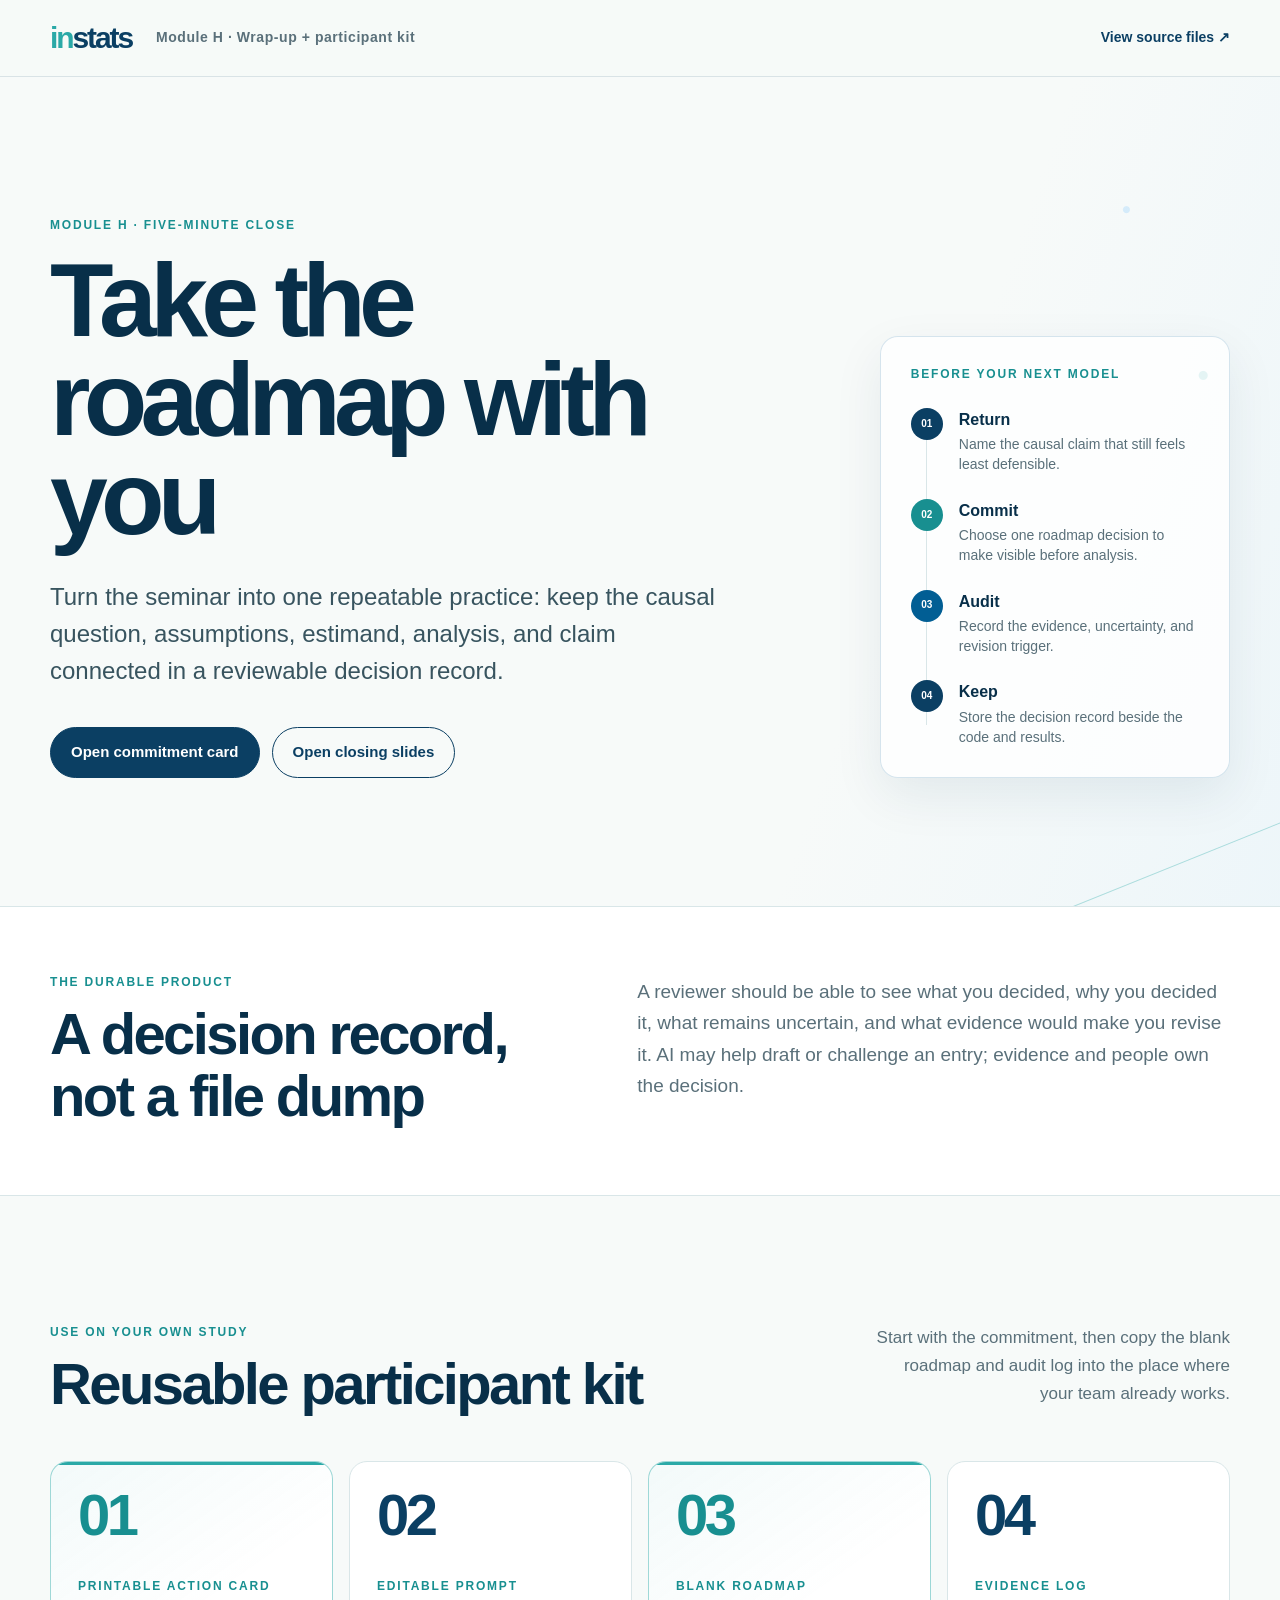
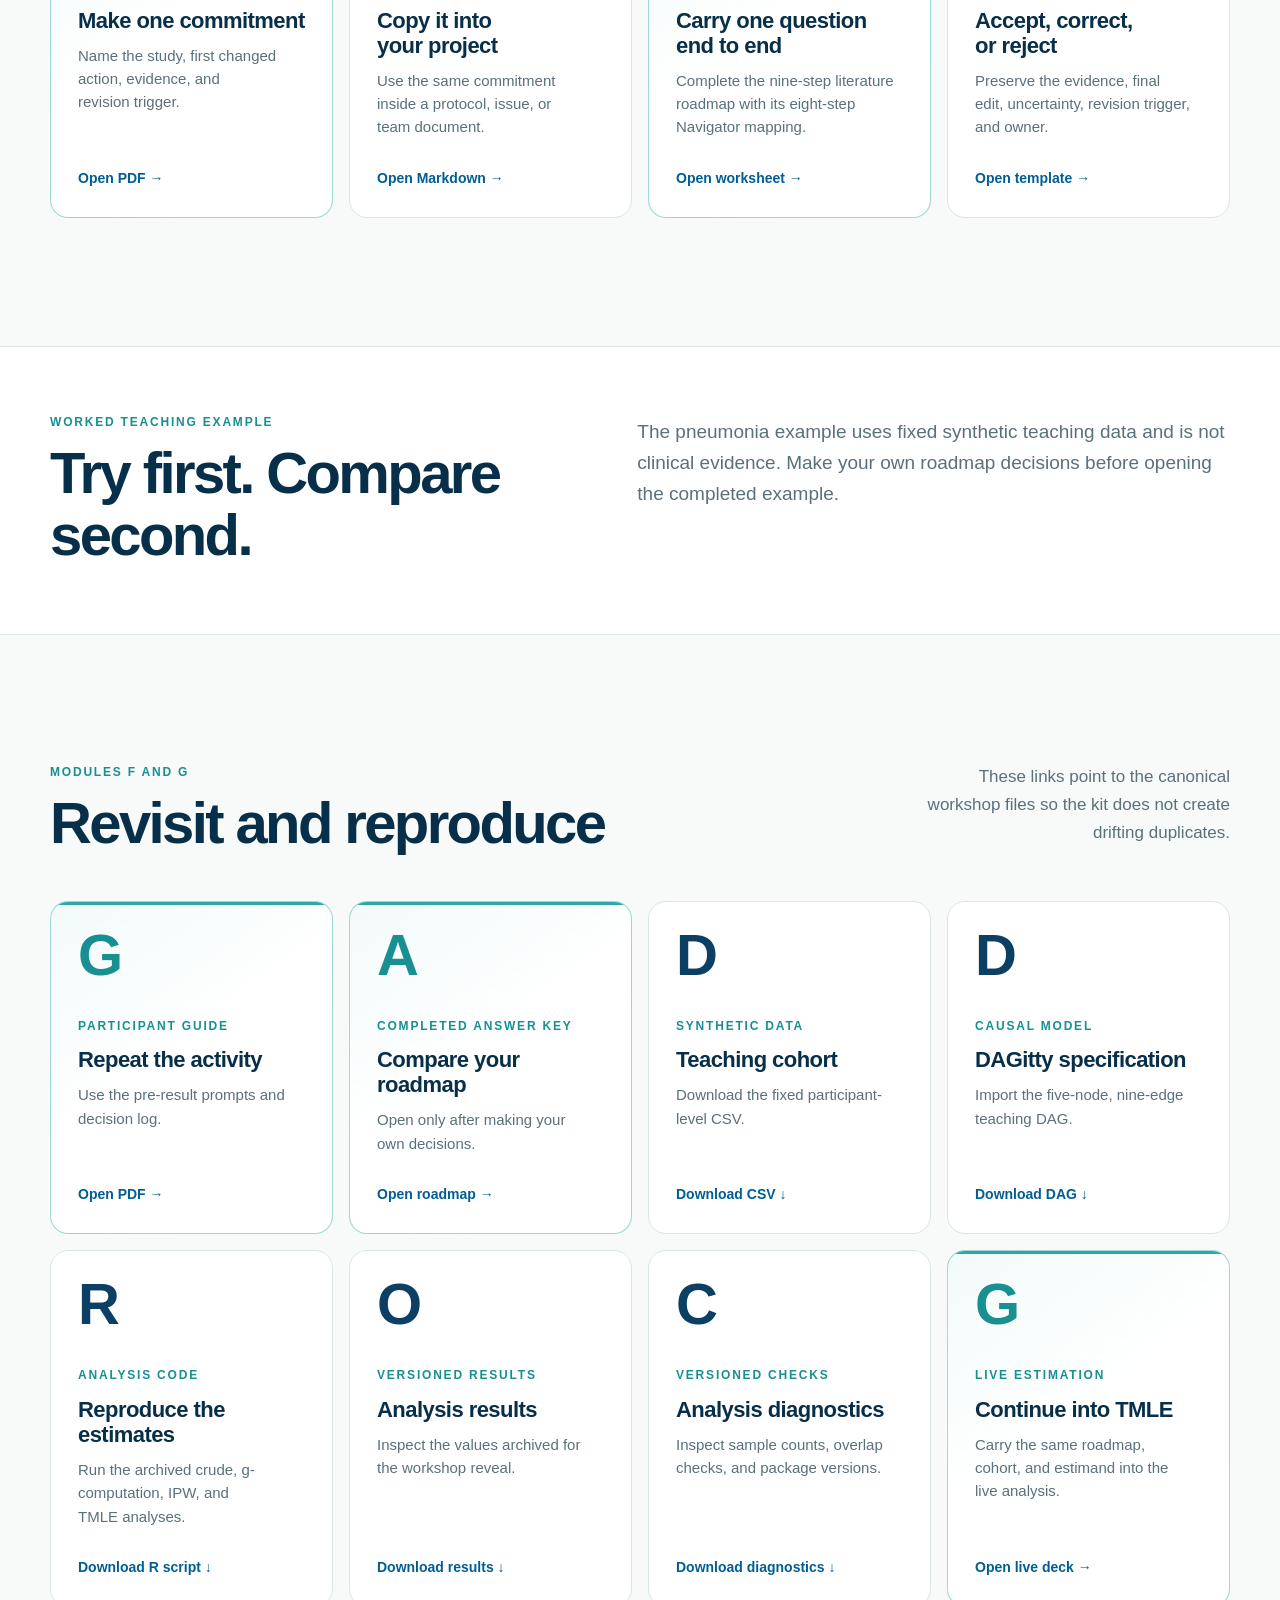
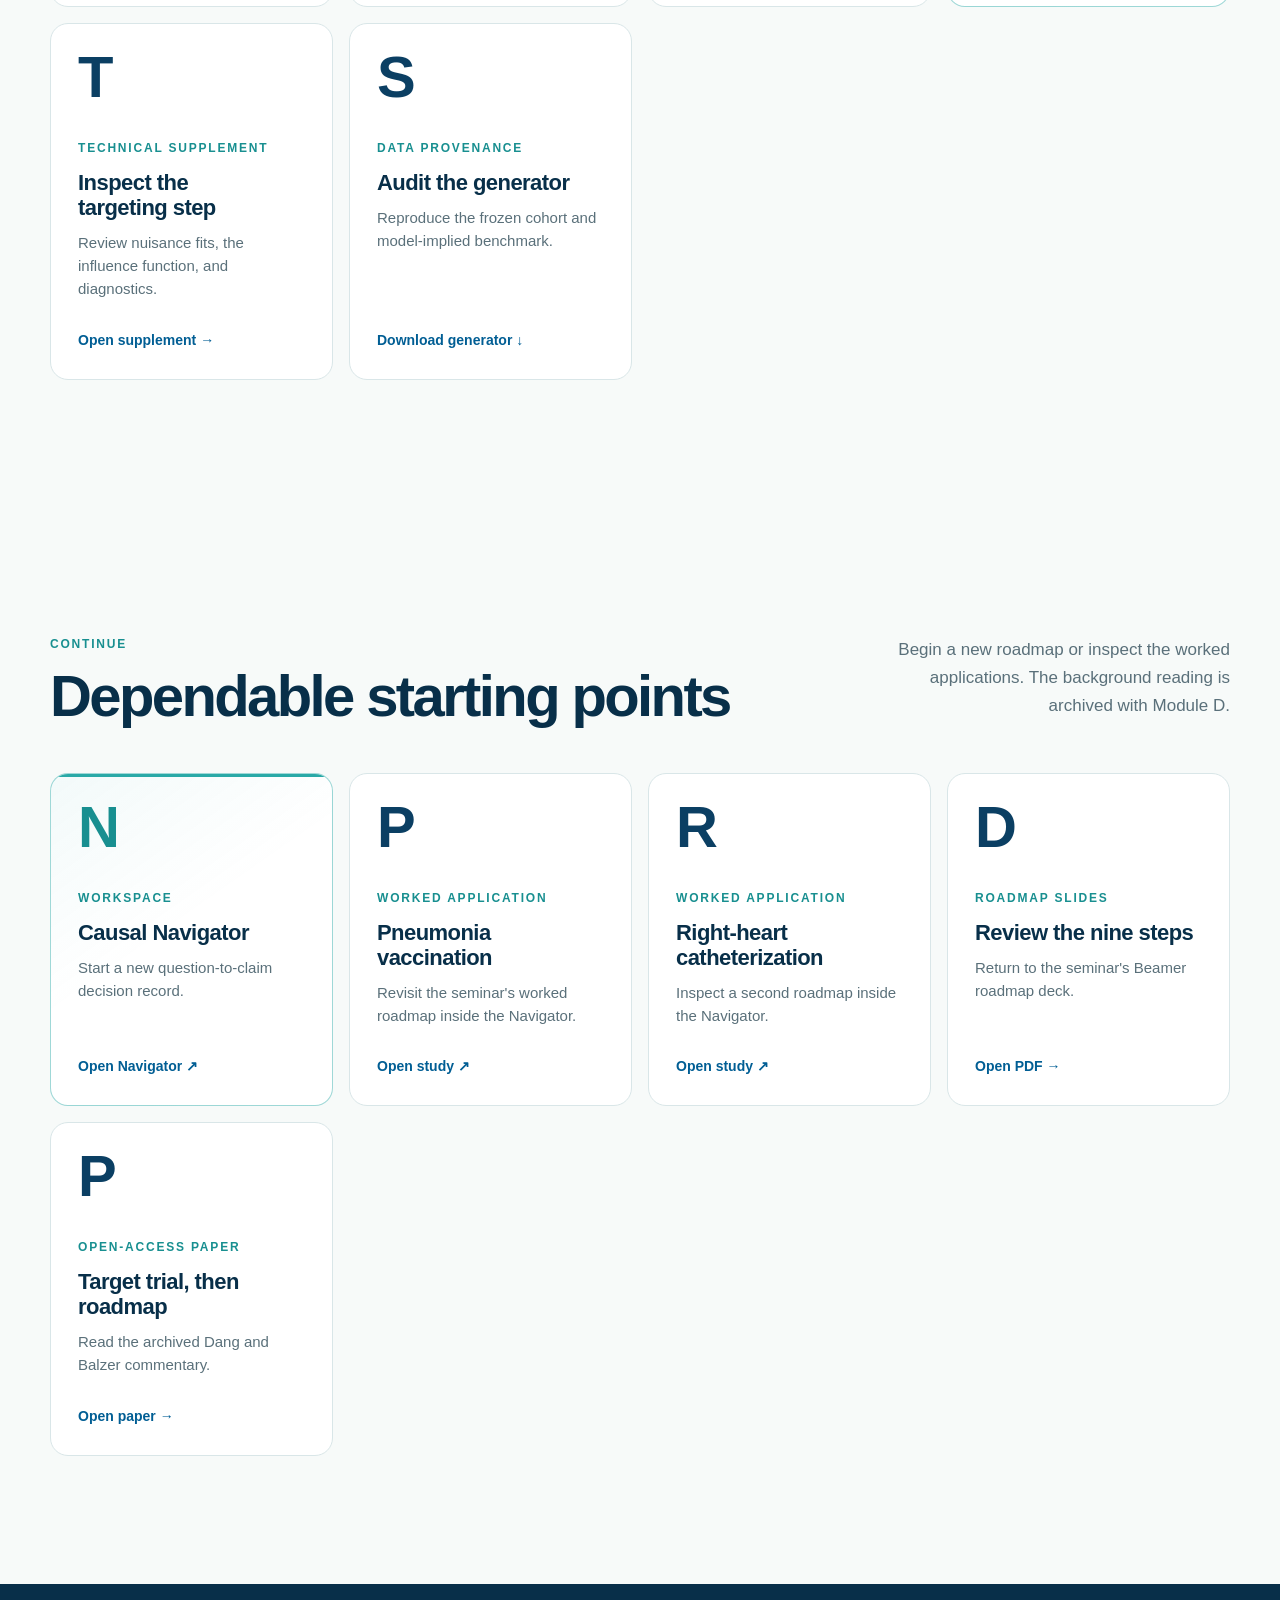
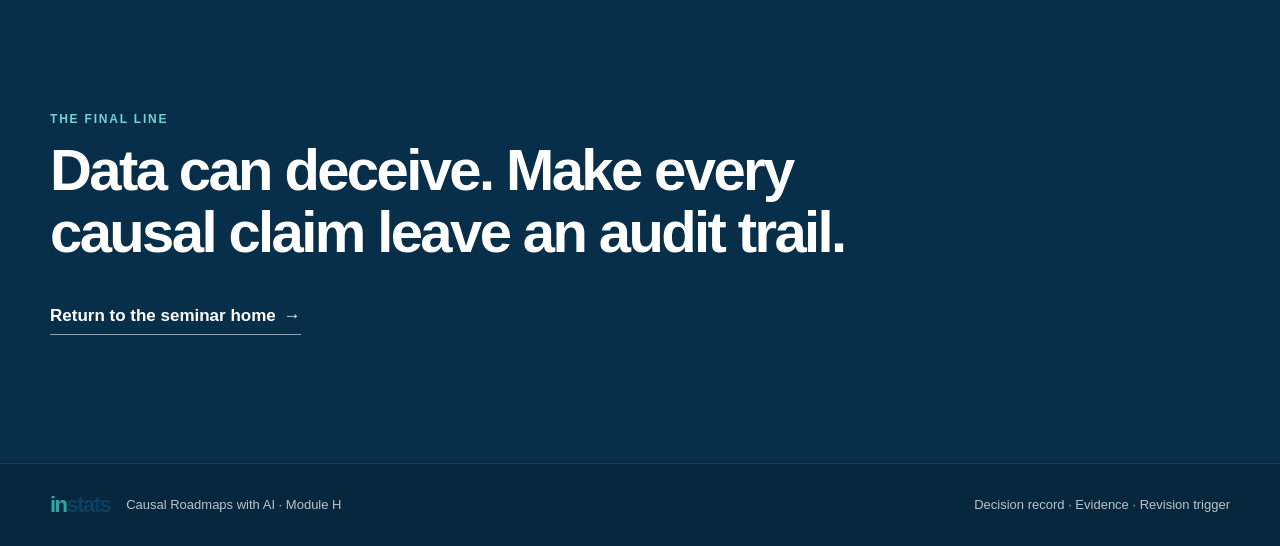
<file: modules/H/index.html>
<!doctype html>
<html lang="en">
  <head>
    <meta charset="utf-8" />
    <meta name="viewport" content="width=device-width, initial-scale=1" />
    <meta
      name="description"
      content="Wrap-up, reusable causal-roadmap templates, and participant kit for Module H."
    />
    <meta name="theme-color" content="#0b3f63" />
    <link
      rel="canonical"
      href="https://andystats.github.io/Instats-Aug-5-2026-seminar/modules/H/"
    />

    <meta property="og:type" content="website" />
    <meta property="og:site_name" content="INStats seminar materials" />
    <meta property="og:title" content="Module H · Wrap-up + participant kit" />
    <meta
      property="og:description"
      content="Make one change before your next model and take the causal roadmap with you."
    />
    <meta
      property="og:url"
      content="https://andystats.github.io/Instats-Aug-5-2026-seminar/modules/H/"
    />
    <meta
      property="og:image"
      content="https://andystats.github.io/Instats-Aug-5-2026-seminar/assets/og.png"
    />

    <link rel="stylesheet" href="../../styles.css" />
    <title>Module H · Wrap-up + participant kit | INStats</title>
  </head>

  <body>
    <a class="skip-link" href="#main">Skip to main content</a>

    <header class="site-header">
      <div class="shell header-inner">
        <a class="brand" href="../../" aria-label="INStats seminar home">
          <span class="brand-in">in</span><span class="brand-stats">stats</span>
        </a>
        <span class="header-label">Module H · Wrap-up + participant kit</span>
        <a
          class="quiet-link"
          href="https://github.com/andystats/Instats-Aug-5-2026-seminar/tree/main/modules/H"
        >
          View source files
          <span aria-hidden="true">↗</span>
        </a>
      </div>
    </header>

    <main id="main">
      <section class="hero">
        <div class="shell hero-grid">
          <div class="hero-copy">
            <p class="eyebrow">Module H · Five-minute close</p>
            <h1>Take the<br />roadmap with you</h1>
            <p class="lede">
              Turn the seminar into one repeatable practice: keep the causal
              question, assumptions, estimand, analysis, and claim connected in
              a reviewable decision record.
            </p>
            <div class="hero-actions">
              <a class="button button-primary" href="Next_Study_Commitment.pdf">
                Open commitment card
              </a>
              <a class="button button-secondary" href="SegmentH_Close.pdf">
                Open closing slides
              </a>
            </div>
          </div>

          <aside class="roadmap" aria-label="Your next-study sequence">
            <p class="roadmap-label">Before your next model</p>
            <ol>
              <li>
                <span class="roadmap-number">01</span>
                <span>
                  <strong>Return</strong>
                  Name the causal claim that still feels least defensible.
                </span>
              </li>
              <li>
                <span class="roadmap-number">02</span>
                <span>
                  <strong>Commit</strong>
                  Choose one roadmap decision to make visible before analysis.
                </span>
              </li>
              <li>
                <span class="roadmap-number">03</span>
                <span>
                  <strong>Audit</strong>
                  Record the evidence, uncertainty, and revision trigger.
                </span>
              </li>
              <li>
                <span class="roadmap-number">04</span>
                <span>
                  <strong>Keep</strong>
                  Store the decision record beside the code and results.
                </span>
              </li>
            </ol>
          </aside>
        </div>
      </section>

      <section class="orientation" aria-labelledby="principle-title">
        <div class="shell orientation-grid">
          <div>
            <p class="section-kicker">The durable product</p>
            <h2 id="principle-title">A decision record, not a file dump</h2>
          </div>
          <p>
            A reviewer should be able to see what you decided, why you decided
            it, what remains uncertain, and what evidence would make you revise
            it. AI may help draft or challenge an entry; evidence and people own
            the decision.
          </p>
        </div>
      </section>

      <section class="modules-section" id="kit" aria-labelledby="kit-title">
        <div class="shell">
          <div class="section-heading">
            <div>
              <p class="section-kicker">Use on your own study</p>
              <h2 id="kit-title">Reusable participant kit</h2>
            </div>
            <p>
              Start with the commitment, then copy the blank roadmap and audit
              log into the place where your team already works.
            </p>
          </div>

          <div class="module-grid">
            <a class="module-card module-card-featured" href="Next_Study_Commitment.pdf">
              <span class="module-letter">01</span>
              <span class="module-meta">Printable action card</span>
              <h3>Make one commitment</h3>
              <p>
                Name the study, first changed action, evidence, and revision
                trigger.
              </p>
              <span class="card-link">Open PDF <span aria-hidden="true">→</span></span>
            </a>

            <a class="module-card" href="next-study-commitment.md">
              <span class="module-letter">02</span>
              <span class="module-meta">Editable prompt</span>
              <h3>Copy it into your project</h3>
              <p>
                Use the same commitment inside a protocol, issue, or team
                document.
              </p>
              <span class="card-link">Open Markdown <span aria-hidden="true">→</span></span>
            </a>

            <a class="module-card module-card-featured" href="causal-roadmap-worksheet.md">
              <span class="module-letter">03</span>
              <span class="module-meta">Blank roadmap</span>
              <h3>Carry one question end to end</h3>
              <p>
                Complete the nine-step literature roadmap with its eight-step
                Navigator mapping.
              </p>
              <span class="card-link">Open worksheet <span aria-hidden="true">→</span></span>
            </a>

            <a class="module-card" href="audit-log-template.md">
              <span class="module-letter">04</span>
              <span class="module-meta">Evidence log</span>
              <h3>Accept, correct, or reject</h3>
              <p>
                Preserve the evidence, final edit, uncertainty, revision
                trigger, and owner.
              </p>
              <span class="card-link">Open template <span aria-hidden="true">→</span></span>
            </a>
          </div>
        </div>
      </section>

      <section class="orientation" aria-labelledby="example-title">
        <div class="shell orientation-grid">
          <div>
            <p class="section-kicker">Worked teaching example</p>
            <h2 id="example-title">Try first. Compare second.</h2>
          </div>
          <p>
            The pneumonia example uses fixed synthetic teaching data and is not
            clinical evidence. Make your own roadmap decisions before opening
            the completed example.
          </p>
        </div>
      </section>

      <section class="modules-section" aria-labelledby="example-resources-title">
        <div class="shell">
          <div class="section-heading">
            <div>
              <p class="section-kicker">Modules F and G</p>
              <h2 id="example-resources-title">Revisit and reproduce</h2>
            </div>
            <p>
              These links point to the canonical workshop files so the kit does
              not create drifting duplicates.
            </p>
          </div>

          <div class="module-grid">
            <a class="module-card module-card-featured" href="../F/Pneumonia_Navigator_Student_Guide.pdf">
              <span class="module-letter">G</span>
              <span class="module-meta">Participant guide</span>
              <h3>Repeat the activity</h3>
              <p>Use the pre-result prompts and decision log.</p>
              <span class="card-link">Open PDF <span aria-hidden="true">→</span></span>
            </a>

            <a class="module-card module-card-featured" href="../F/causal-roadmap-pneumonia-worked-example.md">
              <span class="module-letter">A</span>
              <span class="module-meta">Completed answer key</span>
              <h3>Compare your roadmap</h3>
              <p>Open only after making your own decisions.</p>
              <span class="card-link">Open roadmap <span aria-hidden="true">→</span></span>
            </a>

            <a class="module-card" href="../F/data/pneumonia_data.csv" download>
              <span class="module-letter">D</span>
              <span class="module-meta">Synthetic data</span>
              <h3>Teaching cohort</h3>
              <p>Download the fixed participant-level CSV.</p>
              <span class="card-link">Download CSV <span aria-hidden="true">↓</span></span>
            </a>

            <a class="module-card" href="../F/pneumonia.dagitty.txt" download>
              <span class="module-letter">D</span>
              <span class="module-meta">Causal model</span>
              <h3>DAGitty specification</h3>
              <p>Import the five-node, nine-edge teaching DAG.</p>
              <span class="card-link">Download DAG <span aria-hidden="true">↓</span></span>
            </a>

            <a class="module-card" href="../F/code/pneumonia_navigator_tmle.R" download>
              <span class="module-letter">R</span>
              <span class="module-meta">Analysis code</span>
              <h3>Reproduce the estimates</h3>
              <p>Run the archived crude, g-computation, IPW, and TMLE analyses.</p>
              <span class="card-link">Download R script <span aria-hidden="true">↓</span></span>
            </a>

            <a class="module-card" href="../F/outputs/pneumonia_results.csv" download>
              <span class="module-letter">O</span>
              <span class="module-meta">Versioned results</span>
              <h3>Analysis results</h3>
              <p>Inspect the values archived for the workshop reveal.</p>
              <span class="card-link">Download results <span aria-hidden="true">↓</span></span>
            </a>

            <a class="module-card" href="../F/outputs/pneumonia_diagnostics.csv" download>
              <span class="module-letter">C</span>
              <span class="module-meta">Versioned checks</span>
              <h3>Analysis diagnostics</h3>
              <p>Inspect sample counts, overlap checks, and package versions.</p>
              <span class="card-link">Download diagnostics <span aria-hidden="true">↓</span></span>
            </a>

            <a class="module-card module-card-featured" href="../G/SegmentG_TMLE.pdf">
              <span class="module-letter">G</span>
              <span class="module-meta">Live estimation</span>
              <h3>Continue into TMLE</h3>
              <p>Carry the same roadmap, cohort, and estimand into the live analysis.</p>
              <span class="card-link">Open live deck <span aria-hidden="true">→</span></span>
            </a>

            <a class="module-card" href="../G/SegmentG_TMLE_Technical_Supplement.pdf">
              <span class="module-letter">T</span>
              <span class="module-meta">Technical supplement</span>
              <h3>Inspect the targeting step</h3>
              <p>Review nuisance fits, the influence function, and diagnostics.</p>
              <span class="card-link">Open supplement <span aria-hidden="true">→</span></span>
            </a>

            <a class="module-card" href="../G/simulate_pneumonia_data.R" download>
              <span class="module-letter">S</span>
              <span class="module-meta">Data provenance</span>
              <h3>Audit the generator</h3>
              <p>Reproduce the frozen cohort and model-implied benchmark.</p>
              <span class="card-link">Download generator <span aria-hidden="true">↓</span></span>
            </a>
          </div>
        </div>
      </section>

      <section class="modules-section" aria-labelledby="continue-title">
        <div class="shell">
          <div class="section-heading">
            <div>
              <p class="section-kicker">Continue</p>
              <h2 id="continue-title">Dependable starting points</h2>
            </div>
            <p>
              Begin a new roadmap or inspect the worked applications. The
              background reading is archived with Module D.
            </p>
          </div>

          <div class="module-grid">
            <a class="module-card module-card-featured" href="https://navigator.tao-rwd.com/">
              <span class="module-letter">N</span>
              <span class="module-meta">Workspace</span>
              <h3>Causal Navigator</h3>
              <p>Start a new question-to-claim decision record.</p>
              <span class="card-link">Open Navigator <span aria-hidden="true">↗</span></span>
            </a>

            <a class="module-card" href="https://navigator.tao-rwd.com/example/pneumonia-vaccine">
              <span class="module-letter">P</span>
              <span class="module-meta">Worked application</span>
              <h3>Pneumonia vaccination</h3>
              <p>Revisit the seminar's worked roadmap inside the Navigator.</p>
              <span class="card-link">Open study <span aria-hidden="true">↗</span></span>
            </a>

            <a class="module-card" href="https://navigator.tao-rwd.com/example/right-heart-catheterization">
              <span class="module-letter">R</span>
              <span class="module-meta">Worked application</span>
              <h3>Right-heart catheterization</h3>
              <p>Inspect a second roadmap inside the Navigator.</p>
              <span class="card-link">Open study <span aria-hidden="true">↗</span></span>
            </a>

            <a class="module-card" href="../D/SegmentD_Roadmap.pdf">
              <span class="module-letter">D</span>
              <span class="module-meta">Roadmap slides</span>
              <h3>Review the nine steps</h3>
              <p>Return to the seminar's Beamer roadmap deck.</p>
              <span class="card-link">Open PDF <span aria-hidden="true">→</span></span>
            </a>

            <a class="module-card" href="../D/material/target%20trial%20then%20roadmap.pdf">
              <span class="module-letter">P</span>
              <span class="module-meta">Open-access paper</span>
              <h3>Target trial, then roadmap</h3>
              <p>Read the archived Dang and Balzer commentary.</p>
              <span class="card-link">Open paper <span aria-hidden="true">→</span></span>
            </a>
          </div>
        </div>
      </section>

      <section class="closing" aria-labelledby="closing-title">
        <div class="shell closing-inner">
          <p class="section-kicker">The final line</p>
          <h2 id="closing-title">
            Data can deceive. Make every causal claim leave an audit trail.
          </h2>
          <a class="text-link" href="../../">
            Return to the seminar home
            <span aria-hidden="true">→</span>
          </a>
        </div>
      </section>
    </main>

    <footer class="site-footer">
      <div class="shell footer-inner">
        <p>
          <a class="brand brand-small" href="../../" aria-label="INStats seminar home">
            <span class="brand-in">in</span><span class="brand-stats">stats</span>
          </a>
          <span>Causal Roadmaps with AI · Module H</span>
        </p>
        <p>Decision record · Evidence · Revision trigger</p>
      </div>
    </footer>
  </body>
</html>
</file>
<file: styles.css>
:root {
  --navy-950: #082f49;
  --navy-900: #0b3f63;
  --blue-700: #015e94;
  --teal-600: #188f90;
  --teal-500: #2aa9a7;
  --sky-200: #b1dcfb;
  --ink: #15313f;
  --muted: #5a707a;
  --line: #d9e6e8;
  --paper: #f7faf9;
  --white: #ffffff;
  --max-width: 1180px;
  --radius: 18px;
  --shadow: 0 18px 50px rgba(8, 47, 73, 0.08);
}

* {
  box-sizing: border-box;
}

html {
  scroll-behavior: smooth;
}

body {
  margin: 0;
  background: var(--paper);
  color: var(--ink);
  font-family:
    "Avenir Next", Avenir, "Segoe UI", Helvetica, Arial, sans-serif;
  font-size: 17px;
  line-height: 1.65;
  text-rendering: optimizeLegibility;
}

a {
  color: inherit;
}

.shell {
  width: min(calc(100% - 40px), var(--max-width));
  margin-inline: auto;
}

.skip-link {
  position: fixed;
  z-index: 20;
  top: 10px;
  left: 10px;
  padding: 10px 14px;
  border-radius: 8px;
  background: var(--navy-950);
  color: var(--white);
  transform: translateY(-160%);
}

.skip-link:focus {
  transform: translateY(0);
}

.site-header {
  position: relative;
  z-index: 10;
  border-bottom: 1px solid rgba(11, 63, 99, 0.12);
  background: rgba(247, 250, 249, 0.92);
}

.header-inner {
  min-height: 76px;
  display: grid;
  grid-template-columns: auto 1fr auto;
  align-items: center;
  gap: 24px;
}

.brand {
  display: inline-flex;
  align-items: baseline;
  text-decoration: none;
  font-size: 30px;
  font-weight: 800;
  letter-spacing: -0.07em;
  line-height: 1;
}

.brand-in {
  color: var(--teal-500);
}

.brand-stats {
  color: var(--navy-900);
}

.header-label {
  color: var(--muted);
  font-size: 14px;
  font-weight: 650;
  letter-spacing: 0.04em;
}

.quiet-link {
  color: var(--navy-900);
  font-size: 14px;
  font-weight: 700;
  text-decoration: none;
}

.quiet-link:hover,
.quiet-link:focus-visible {
  color: var(--teal-600);
}

.hero {
  position: relative;
  overflow: hidden;
  padding: clamp(80px, 11vw, 150px) 0 clamp(84px, 10vw, 130px);
  background:
    radial-gradient(circle at 88% 16%, rgba(177, 220, 251, 0.48) 0 3px, transparent 4px),
    radial-gradient(circle at 94% 36%, rgba(42, 169, 167, 0.55) 0 4px, transparent 5px),
    linear-gradient(110deg, var(--paper) 0 68%, rgba(177, 220, 251, 0.14) 100%);
}

.hero::after {
  content: "";
  position: absolute;
  right: -120px;
  bottom: 26px;
  width: 520px;
  height: 1px;
  background: var(--teal-500);
  opacity: 0.35;
  transform: rotate(-22deg);
  transform-origin: center;
}

.hero-grid {
  position: relative;
  z-index: 1;
  display: grid;
  grid-template-columns: minmax(0, 1.35fr) minmax(310px, 0.65fr);
  gap: clamp(56px, 8vw, 108px);
  align-items: end;
}

.eyebrow,
.section-kicker,
.roadmap-label,
.module-meta {
  margin: 0;
  color: var(--teal-600);
  font-size: 12px;
  font-weight: 800;
  letter-spacing: 0.15em;
  line-height: 1.3;
  text-transform: uppercase;
}

h1,
h2,
h3,
p {
  text-wrap: pretty;
}

h1 {
  max-width: 760px;
  margin: 18px 0 30px;
  color: var(--navy-950);
  font-size: clamp(58px, 8.4vw, 104px);
  font-weight: 750;
  letter-spacing: -0.065em;
  line-height: 0.95;
}

.lede {
  max-width: 680px;
  margin: 0;
  color: #38545f;
  font-size: clamp(19px, 2.1vw, 24px);
  line-height: 1.55;
}

.lede strong {
  color: var(--navy-900);
  font-weight: 700;
}

.hero-actions {
  display: flex;
  flex-wrap: wrap;
  gap: 12px;
  margin-top: 38px;
}

.button {
  display: inline-flex;
  min-height: 50px;
  align-items: center;
  justify-content: center;
  padding: 12px 20px;
  border: 1px solid var(--navy-900);
  border-radius: 999px;
  font-size: 15px;
  font-weight: 750;
  text-decoration: none;
  transition:
    background-color 160ms ease,
    color 160ms ease,
    transform 160ms ease;
}

.button:hover {
  transform: translateY(-2px);
}

.button-primary {
  background: var(--navy-900);
  color: var(--white);
}

.button-primary:hover {
  background: var(--navy-950);
}

.button-secondary {
  background: transparent;
  color: var(--navy-900);
}

.button-secondary:hover {
  background: rgba(255, 255, 255, 0.7);
}

.roadmap {
  padding: 30px;
  border: 1px solid rgba(1, 94, 148, 0.16);
  border-radius: var(--radius);
  background: rgba(255, 255, 255, 0.78);
  box-shadow: var(--shadow);
}

.roadmap ol {
  position: relative;
  display: grid;
  gap: 24px;
  margin: 25px 0 0;
  padding: 0;
  list-style: none;
}

.roadmap ol::before {
  content: "";
  position: absolute;
  top: 14px;
  bottom: 22px;
  left: 15px;
  width: 1px;
  background: var(--line);
}

.roadmap li {
  position: relative;
  display: grid;
  grid-template-columns: 32px 1fr;
  gap: 16px;
  color: var(--muted);
  font-size: 14px;
  line-height: 1.45;
}

.roadmap-number {
  position: relative;
  z-index: 1;
  display: grid;
  width: 32px;
  height: 32px;
  place-items: center;
  border-radius: 50%;
  background: var(--navy-900);
  color: var(--white);
  font-size: 10px;
  font-weight: 800;
}

.roadmap li:nth-child(2) .roadmap-number {
  background: var(--teal-600);
}

.roadmap li:nth-child(3) .roadmap-number {
  background: var(--blue-700);
}

.roadmap strong {
  display: block;
  margin-bottom: 3px;
  color: var(--navy-950);
  font-size: 16px;
}

.orientation {
  padding: 68px 0;
  border-top: 1px solid var(--line);
  border-bottom: 1px solid var(--line);
  background: var(--white);
}

.orientation-grid {
  display: grid;
  grid-template-columns: 0.9fr 1.1fr;
  gap: clamp(36px, 8vw, 110px);
  align-items: start;
}

.orientation h2,
.section-heading h2,
.closing h2 {
  margin: 12px 0 0;
  color: var(--navy-950);
  font-size: clamp(34px, 4.8vw, 58px);
  font-weight: 720;
  letter-spacing: -0.045em;
  line-height: 1.07;
}

.orientation-grid > p {
  max-width: 620px;
  margin: 1px 0 0;
  color: var(--muted);
  font-size: 19px;
}

.modules-section {
  padding: clamp(76px, 10vw, 128px) 0;
}

.section-heading {
  display: flex;
  justify-content: space-between;
  gap: 32px;
  align-items: end;
  margin-bottom: 46px;
}

.section-heading > p {
  max-width: 360px;
  margin: 0 0 7px;
  color: var(--muted);
  text-align: right;
}

.module-grid {
  display: grid;
  grid-template-columns: repeat(4, minmax(0, 1fr));
  gap: 16px;
}

.module-card {
  position: relative;
  min-height: 330px;
  display: flex;
  flex-direction: column;
  padding: 27px;
  overflow: hidden;
  border: 1px solid var(--line);
  border-radius: var(--radius);
  background: var(--white);
  color: var(--ink);
  text-decoration: none;
  transition:
    border-color 180ms ease,
    box-shadow 180ms ease,
    transform 180ms ease;
}

.module-card::before {
  content: "";
  position: absolute;
  inset: 0 auto auto 0;
  width: 100%;
  height: 3px;
  background: var(--sky-200);
  transform: scaleX(0);
  transform-origin: left;
  transition: transform 180ms ease;
}

.module-card:hover {
  border-color: rgba(1, 94, 148, 0.4);
  box-shadow: var(--shadow);
  transform: translateY(-4px);
}

.module-card:hover::before {
  transform: scaleX(1);
}

.module-card-featured {
  border-color: rgba(42, 169, 167, 0.45);
  background:
    linear-gradient(145deg, rgba(42, 169, 167, 0.06), transparent 46%),
    var(--white);
}

.module-card-featured::before {
  background: var(--teal-500);
  transform: scaleX(1);
}

.module-letter {
  display: block;
  margin-bottom: 38px;
  color: var(--navy-900);
  font-size: 58px;
  font-weight: 650;
  letter-spacing: -0.06em;
  line-height: 0.9;
}

.module-card-featured .module-letter {
  color: var(--teal-600);
}

.module-card h3 {
  margin: 13px 0 11px;
  color: var(--navy-950);
  font-size: 22px;
  font-weight: 720;
  letter-spacing: -0.025em;
  line-height: 1.14;
}

.module-card p {
  margin: 0 0 28px;
  color: var(--muted);
  font-size: 15px;
  line-height: 1.55;
}

.card-link {
  margin-top: auto;
  color: var(--blue-700);
  font-size: 14px;
  font-weight: 750;
}

.closing {
  padding: clamp(82px, 10vw, 132px) 0;
  background: var(--navy-950);
  color: var(--white);
}

.closing-inner {
  display: grid;
  justify-items: start;
}

.closing .section-kicker {
  color: #76d2cf;
}

.closing h2 {
  max-width: 900px;
  color: var(--white);
}

.text-link {
  display: inline-flex;
  gap: 8px;
  margin-top: 38px;
  padding-bottom: 4px;
  border-bottom: 1px solid rgba(255, 255, 255, 0.55);
  font-weight: 700;
  text-decoration: none;
}

.text-link:hover {
  border-color: #76d2cf;
  color: #76d2cf;
}

.site-footer {
  padding: 30px 0;
  border-top: 1px solid rgba(255, 255, 255, 0.09);
  background: #06273c;
  color: rgba(255, 255, 255, 0.72);
  font-size: 13px;
}

.footer-inner {
  display: flex;
  justify-content: space-between;
  gap: 30px;
  align-items: center;
}

.footer-inner p {
  display: flex;
  align-items: center;
  gap: 16px;
  margin: 0;
}

.brand-small {
  font-size: 22px;
}

a:focus-visible {
  outline: 3px solid var(--teal-500);
  outline-offset: 4px;
}

@media (max-width: 980px) {
  .hero-grid {
    grid-template-columns: 1fr;
    align-items: start;
  }

  .roadmap {
    max-width: 680px;
  }

  .module-grid {
    grid-template-columns: repeat(2, minmax(0, 1fr));
  }
}

@media (max-width: 720px) {
  .shell {
    width: min(calc(100% - 28px), var(--max-width));
  }

  .header-inner {
    min-height: 68px;
    grid-template-columns: auto 1fr;
  }

  .header-label {
    display: none;
  }

  .quiet-link {
    justify-self: end;
  }

  .hero {
    padding: 68px 0 76px;
  }

  .hero-grid {
    gap: 48px;
  }

  h1 {
    font-size: clamp(52px, 16vw, 76px);
  }

  .hero-actions {
    align-items: stretch;
    flex-direction: column;
  }

  .button {
    width: 100%;
  }

  .orientation-grid,
  .module-grid {
    grid-template-columns: 1fr;
  }

  .section-heading {
    display: grid;
    align-items: start;
  }

  .section-heading > p {
    text-align: left;
  }

  .module-card {
    min-height: 286px;
  }

  .footer-inner,
  .footer-inner p {
    align-items: flex-start;
    flex-direction: column;
  }
}

@media (prefers-reduced-motion: reduce) {
  html {
    scroll-behavior: auto;
  }

  *,
  *::before,
  *::after {
    scroll-behavior: auto !important;
    transition-duration: 0.01ms !important;
  }
}
</file>
